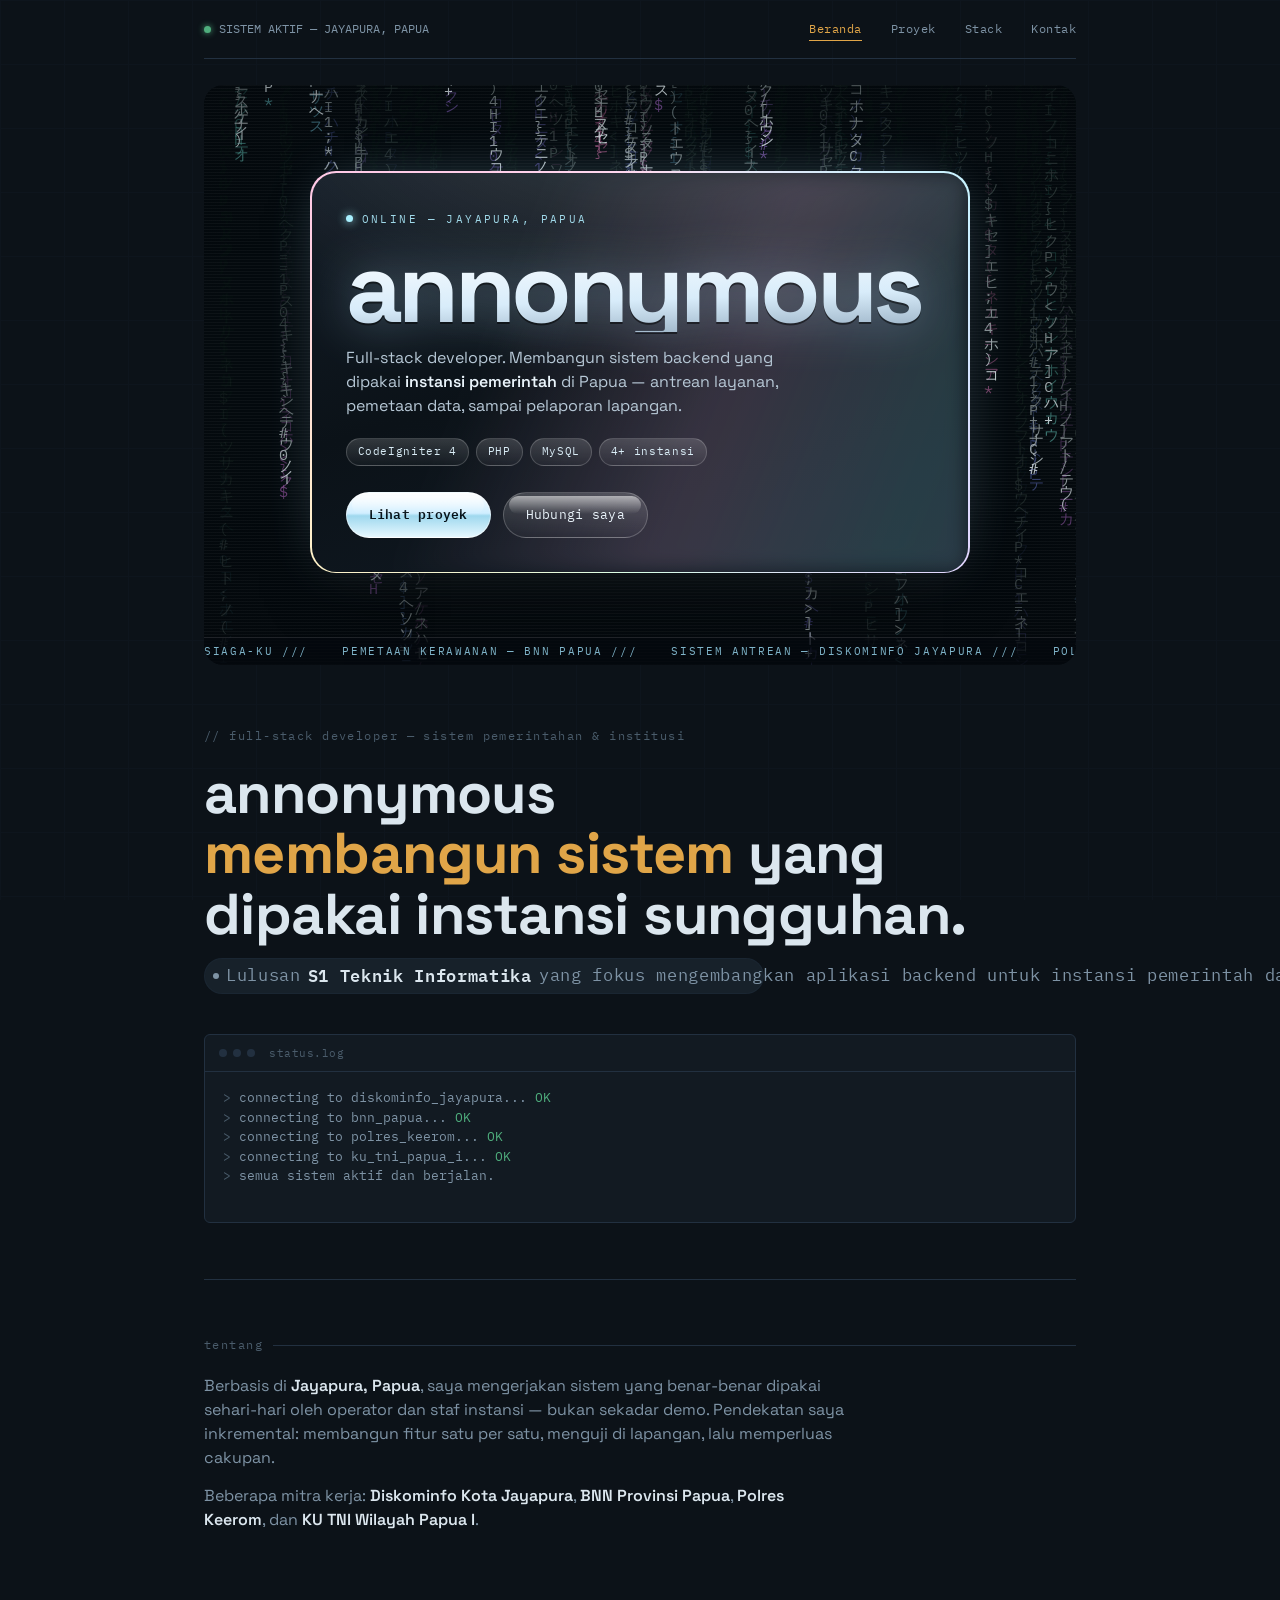
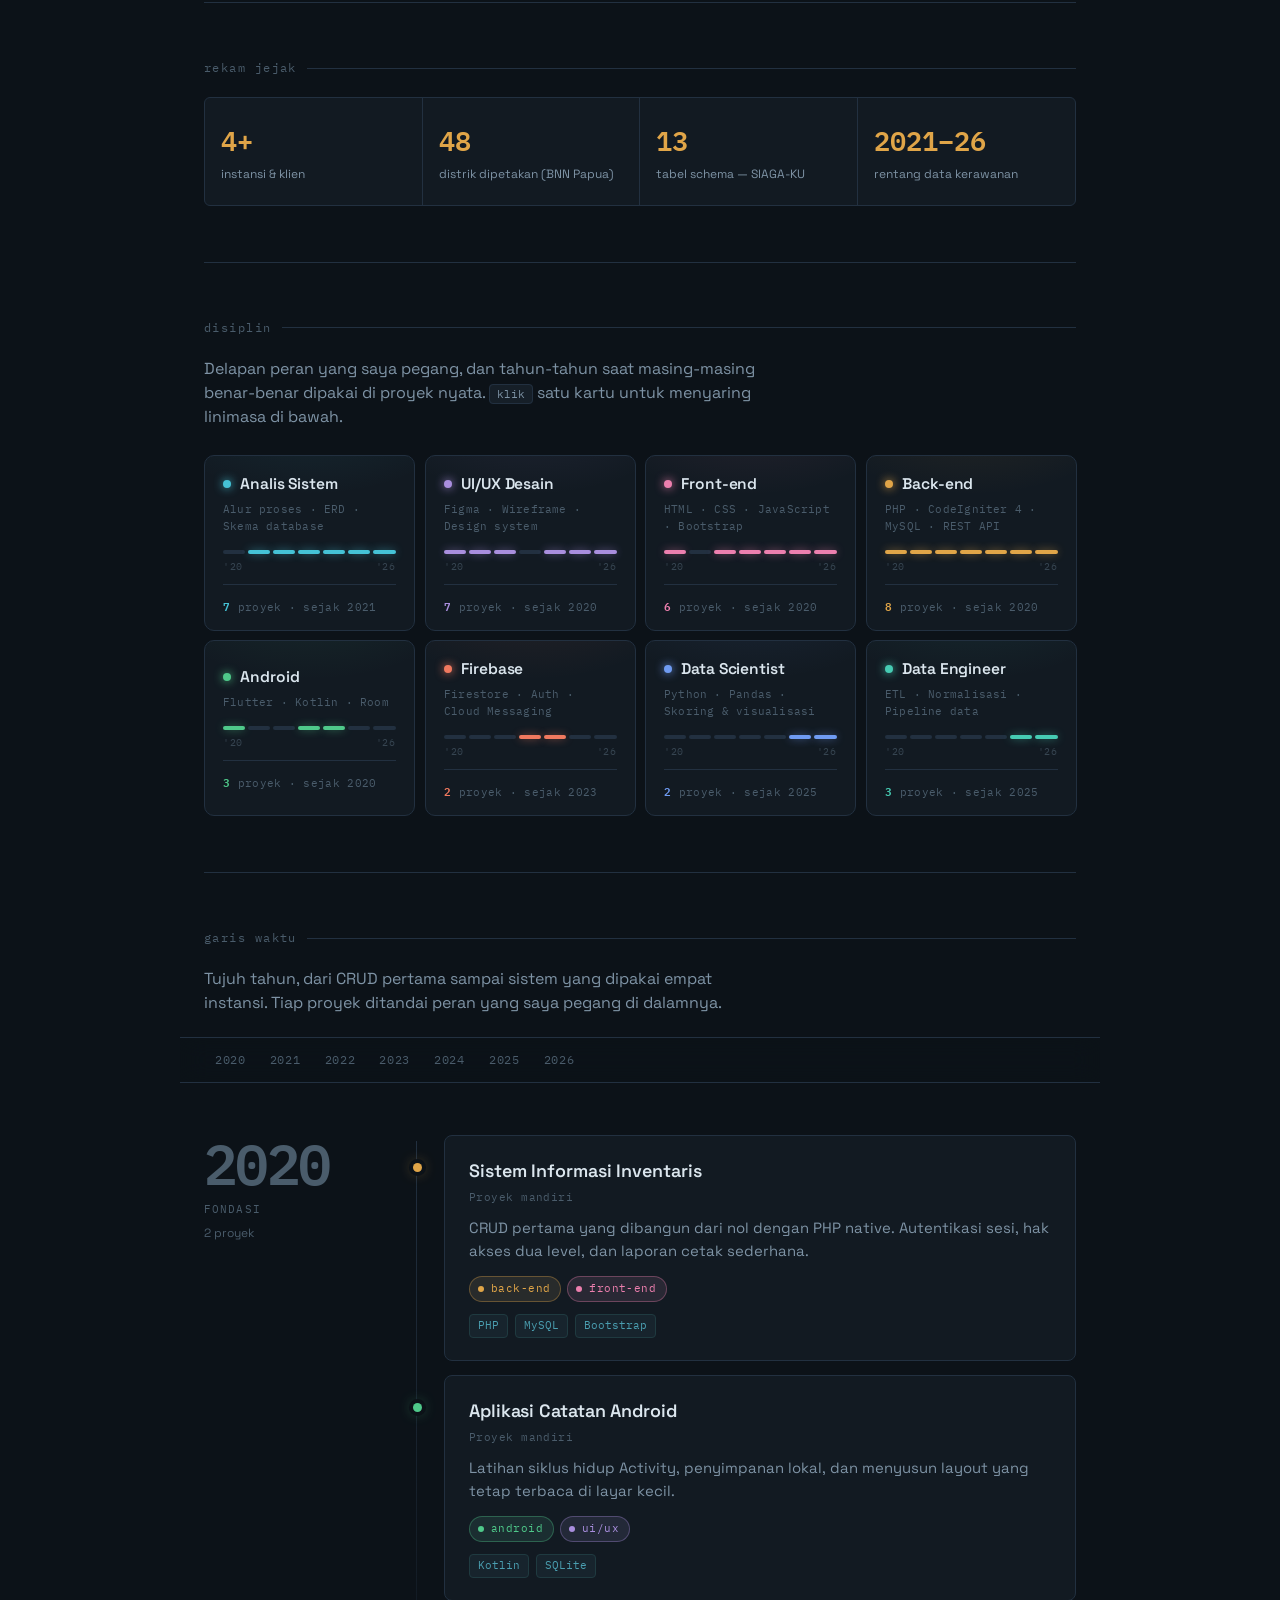
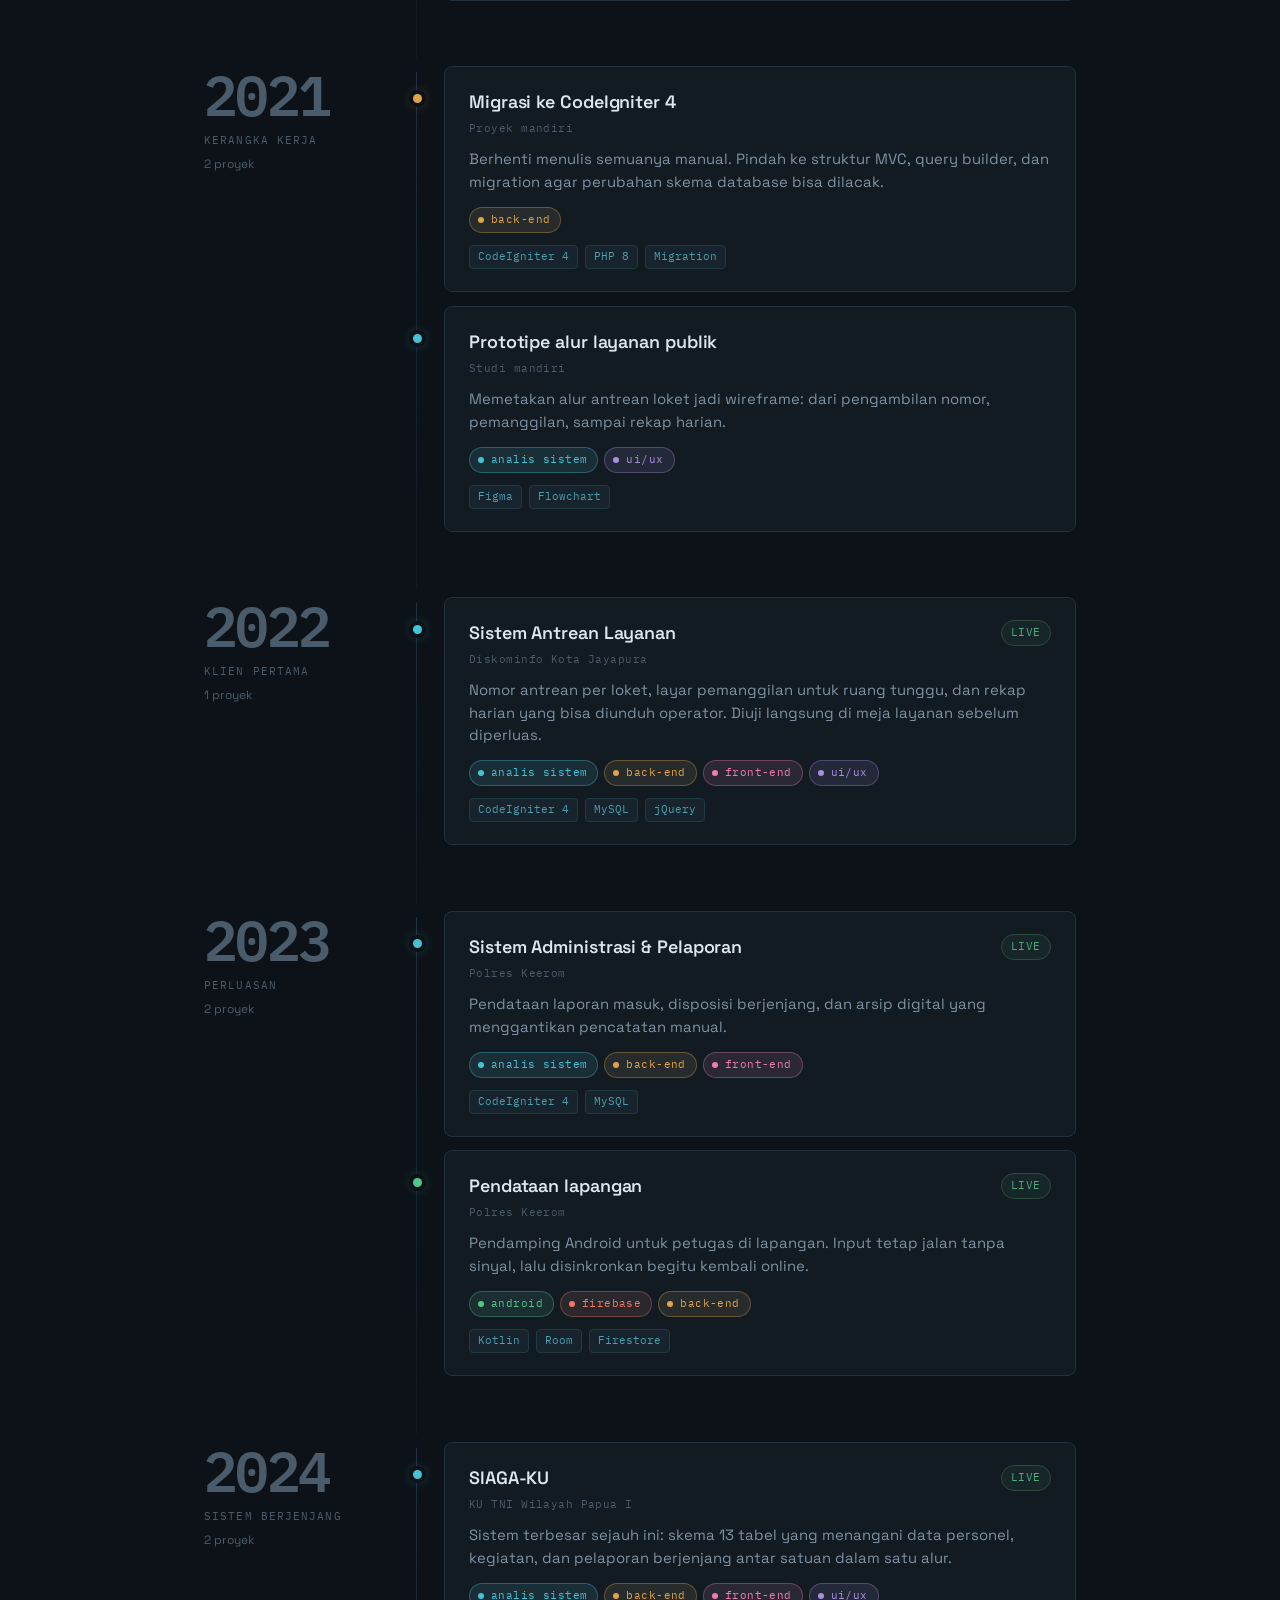
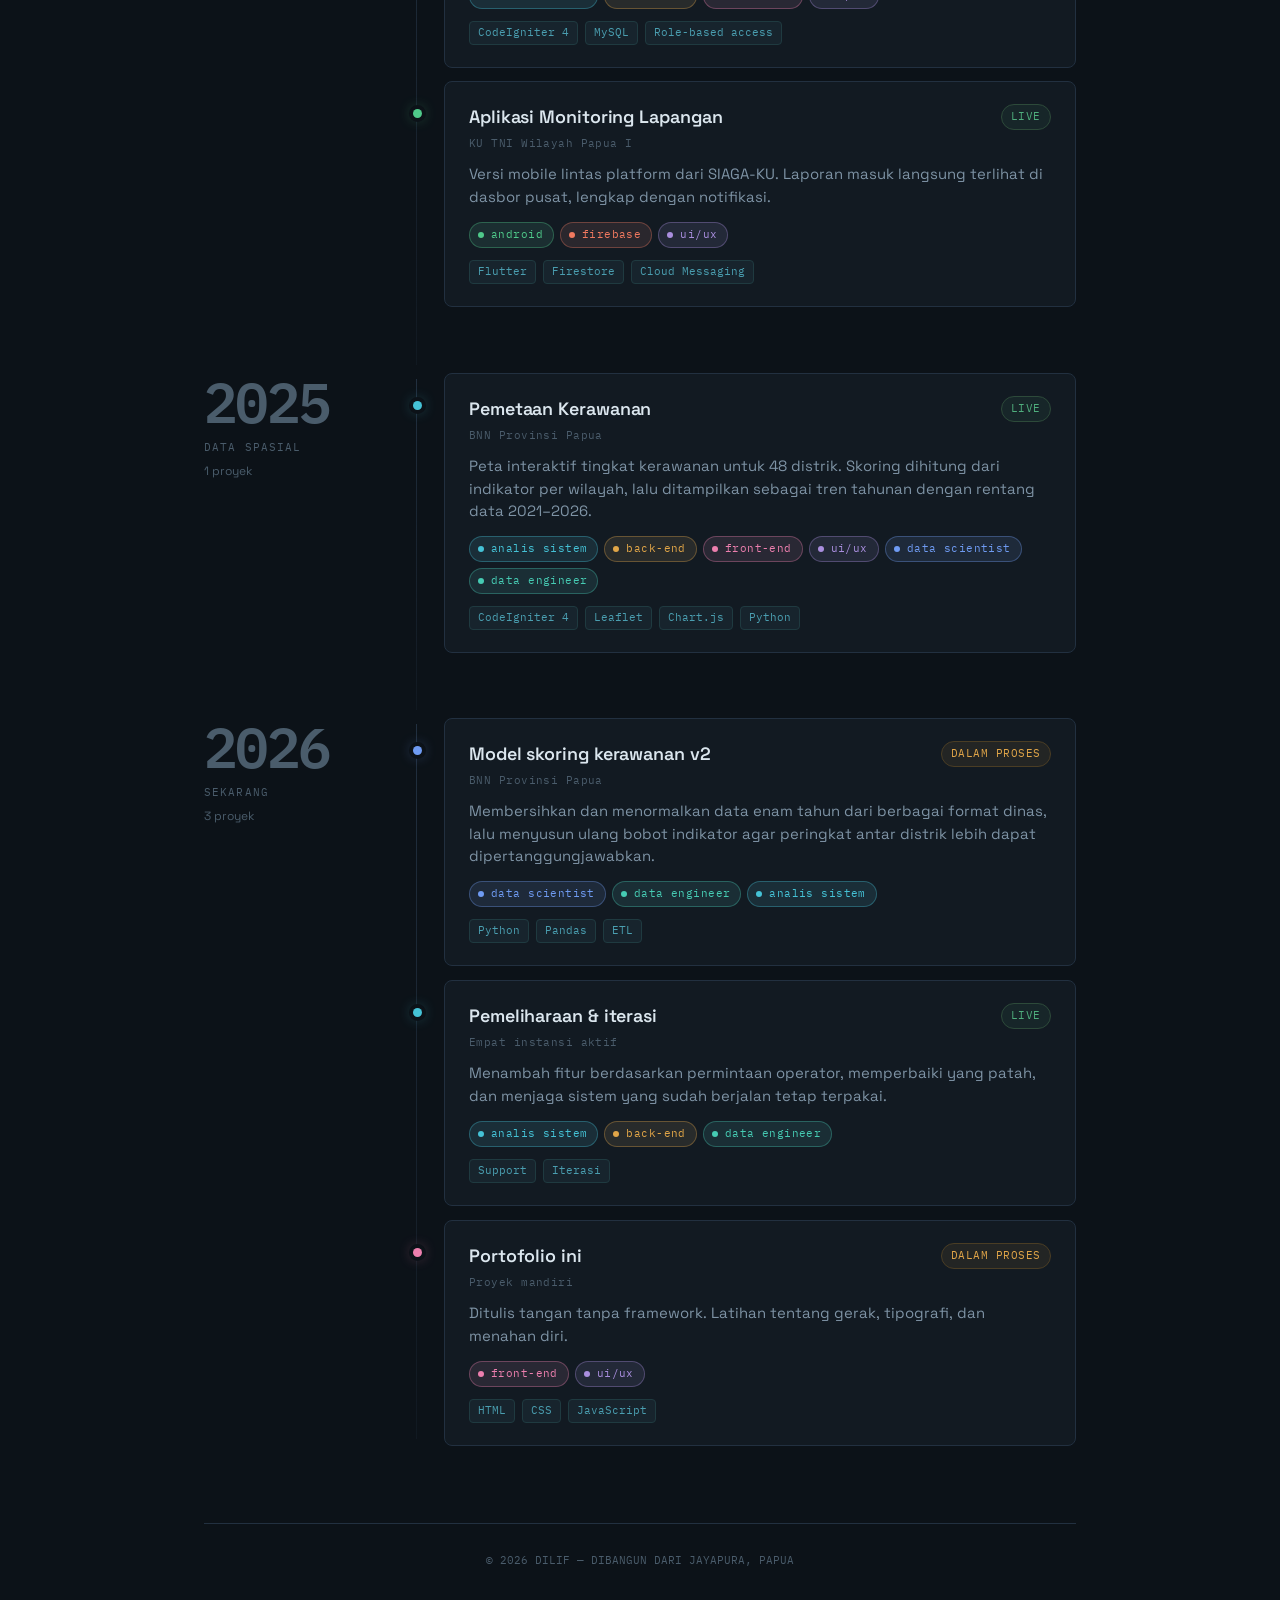
<file: index.html>
<!doctype html>
<html lang="id">
  <head>
    <meta charset="UTF-8" />
    <meta name="viewport" content="width=device-width, initial-scale=1.0" />
    <title>Dilif — Full-Stack Developer</title>
    <link rel="stylesheet" href="style.css" />
  </head>
  <body>
    <div class="wrap">
      <div class="topbar">
        <div><span class="dot"></span>SISTEM AKTIF — JAYAPURA, PAPUA</div>
        <nav>
          <a href="index.html" class="active">Beranda</a>
          <a href="proyek.html">Proyek</a>
          <a href="stack.html">Stack</a>
          <a href="kontak.html">Kontak</a>
        </nav>
      </div>

      <!-- ===== JUMBOTRON Y2K ===== -->
      <section class="y2k" id="jumbotron">
        <canvas class="y2k-rain" id="y2kRain" aria-hidden="true"></canvas>
        <div class="y2k-veil" aria-hidden="true"></div>

        <div class="y2k-stage">
          <div class="y2k-card" id="y2kCard">
            <div class="y2k-body">
              <div class="y2k-sheen" aria-hidden="true"></div>
              <div class="y2k-gloss" aria-hidden="true"></div>

              <div class="y2k-inner">
                <div class="y2k-eyebrow">
                  <span class="orb"></span>online — jayapura, papua
                </div>

                <div class="y2k-chrome">annonymous</div>

                <p class="y2k-sub">
                  Full-stack developer. Membangun sistem backend yang dipakai
                  <b>instansi pemerintah</b> di Papua — antrean layanan,
                  pemetaan data, sampai pelaporan lapangan.
                </p>

                <div class="y2k-chips">
                  <span class="y2k-chip">CodeIgniter 4</span>
                  <span class="y2k-chip">PHP</span>
                  <span class="y2k-chip">MySQL</span>
                  <span class="y2k-chip">4+ instansi</span>
                </div>

                <div class="y2k-cta">
                  <a class="y2k-btn solid" href="proyek.html">Lihat proyek</a>
                  <a class="y2k-btn" href="kontak.html">Hubungi saya</a>
                </div>
              </div>
            </div>
          </div>
        </div>

        <div class="y2k-ticker" aria-hidden="true">
          <div class="y2k-ticker-track" id="y2kTicker"></div>
        </div>
      </section>

      <section class="hero" style="border-top: none; padding-top: 56px">
        <div class="eyebrow">
          // full-stack developer — sistem pemerintahan &amp; institusi
        </div>
        <h1>
          annonymous<br /><span>membangun sistem</span> yang dipakai instansi
          sungguhan.
        </h1>
        <p class="role">
          Lulusan <b>S1 Teknik Informatika</b> yang fokus mengembangkan aplikasi
          backend untuk instansi pemerintah dan institusi di Papua — dari sistem
          antrean hingga pemetaan berbasis data, dibangun dengan
          <b>CodeIgniter 4</b> dan PHP.
        </p>

        <div class="console">
          <div class="console-head">
            <div class="lights"><span></span><span></span><span></span></div>
            status.log
          </div>
          <div class="console-body" id="consoleBody"></div>
        </div>
      </section>

      <section id="about" class="about">
        <div class="section-label">tentang</div>
        <p>
          Berbasis di <strong>Jayapura, Papua</strong>, saya mengerjakan sistem
          yang benar-benar dipakai sehari-hari oleh operator dan staf instansi —
          bukan sekadar demo. Pendekatan saya inkremental: membangun fitur satu
          per satu, menguji di lapangan, lalu memperluas cakupan.
        </p>
        <p>
          Beberapa mitra kerja: <strong>Diskominfo Kota Jayapura</strong>,
          <strong>BNN Provinsi Papua</strong>, <strong>Polres Keerom</strong>,
          dan <strong>KU TNI Wilayah Papua I</strong>.
        </p>
      </section>

      <section class="stats-section">
        <div class="section-label">rekam jejak</div>
        <div class="stats">
          <div class="stat">
            <div class="num">4+</div>
            <div class="label">instansi &amp; klien</div>
          </div>
          <div class="stat">
            <div class="num">48</div>
            <div class="label">distrik dipetakan (BNN Papua)</div>
          </div>
          <div class="stat">
            <div class="num">13</div>
            <div class="label">tabel schema — SIAGA-KU</div>
          </div>
          <div class="stat">
            <div class="num">2021–26</div>
            <div class="label">rentang data kerawanan</div>
          </div>
        </div>
      </section>

      <!-- ===== DISIPLIN ===== -->
      <section class="disc" id="disiplin">
        <div class="section-label">disiplin</div>
        <p class="disc-lead">
          Delapan peran yang saya pegang, dan tahun-tahun saat masing-masing
          benar-benar dipakai di proyek nyata.
          <kbd>klik</kbd> satu kartu untuk menyaring linimasa di bawah.
        </p>

        <div class="disc-grid" id="discGrid">
          <button
            type="button"
            class="disc-card reveal"
            data-role="analis"
            aria-pressed="false"
          >
            <span class="disc-name">Analis Sistem</span>
            <span class="disc-stack">Alur proses · ERD · Skema database</span>
            <span class="disc-track" aria-hidden="true"></span>
            <span class="disc-scale" aria-hidden="true"
              ><span>'20</span><span>'26</span></span
            >
            <span class="disc-meta">—</span>
          </button>
          <button
            type="button"
            class="disc-card reveal"
            data-role="uiux"
            aria-pressed="false"
          >
            <span class="disc-name">UI/UX Desain</span>
            <span class="disc-stack">Figma · Wireframe · Design system</span>
            <span class="disc-track" aria-hidden="true"></span>
            <span class="disc-scale" aria-hidden="true"
              ><span>'20</span><span>'26</span></span
            >
            <span class="disc-meta">—</span>
          </button>
          <button
            type="button"
            class="disc-card reveal"
            data-role="frontend"
            aria-pressed="false"
          >
            <span class="disc-name">Front-end</span>
            <span class="disc-stack">HTML · CSS · JavaScript · Bootstrap</span>
            <span class="disc-track" aria-hidden="true"></span>
            <span class="disc-scale" aria-hidden="true"
              ><span>'20</span><span>'26</span></span
            >
            <span class="disc-meta">—</span>
          </button>
          <button
            type="button"
            class="disc-card reveal"
            data-role="backend"
            aria-pressed="false"
          >
            <span class="disc-name">Back-end</span>
            <span class="disc-stack"
              >PHP · CodeIgniter 4 · MySQL · REST API</span
            >
            <span class="disc-track" aria-hidden="true"></span>
            <span class="disc-scale" aria-hidden="true"
              ><span>'20</span><span>'26</span></span
            >
            <span class="disc-meta">—</span>
          </button>
          <button
            type="button"
            class="disc-card reveal"
            data-role="android"
            aria-pressed="false"
          >
            <span class="disc-name">Android</span>
            <span class="disc-stack">Flutter · Kotlin · Room</span>
            <span class="disc-track" aria-hidden="true"></span>
            <span class="disc-scale" aria-hidden="true"
              ><span>'20</span><span>'26</span></span
            >
            <span class="disc-meta">—</span>
          </button>
          <button
            type="button"
            class="disc-card reveal"
            data-role="firebase"
            aria-pressed="false"
          >
            <span class="disc-name">Firebase</span>
            <span class="disc-stack">Firestore · Auth · Cloud Messaging</span>
            <span class="disc-track" aria-hidden="true"></span>
            <span class="disc-scale" aria-hidden="true"
              ><span>'20</span><span>'26</span></span
            >
            <span class="disc-meta">—</span>
          </button>
          <button
            type="button"
            class="disc-card reveal"
            data-role="datasci"
            aria-pressed="false"
          >
            <span class="disc-name">Data Scientist</span>
            <span class="disc-stack"
              >Python · Pandas · Skoring & visualisasi</span
            >
            <span class="disc-track" aria-hidden="true"></span>
            <span class="disc-scale" aria-hidden="true"
              ><span>'20</span><span>'26</span></span
            >
            <span class="disc-meta">—</span>
          </button>
          <button
            type="button"
            class="disc-card reveal"
            data-role="dataeng"
            aria-pressed="false"
          >
            <span class="disc-name">Data Engineer</span>
            <span class="disc-stack">ETL · Normalisasi · Pipeline data</span>
            <span class="disc-track" aria-hidden="true"></span>
            <span class="disc-scale" aria-hidden="true"
              ><span>'20</span><span>'26</span></span
            >
            <span class="disc-meta">—</span>
          </button>
        </div>

        <button type="button" class="disc-clear" id="discClear" hidden>
          Tampilkan semua proyek
        </button>
      </section>

      <!-- ===== LINIMASA 2020–2026 ===== -->
      <section class="tl" id="linimasa">
        <div class="section-label">garis waktu</div>
        <p class="tl-lead">
          Tujuh tahun, dari CRUD pertama sampai sistem yang dipakai empat
          instansi. Tiap proyek ditandai peran yang saya pegang di dalamnya.
        </p>

        <div class="tl-strip" id="tlStrip">
          <span class="tl-strip-fill" id="tlFill" aria-hidden="true"></span>
          <a href="#y2020">2020</a>
          <a href="#y2021">2021</a>
          <a href="#y2022">2022</a>
          <a href="#y2023">2023</a>
          <a href="#y2024">2024</a>
          <a href="#y2025">2025</a>
          <a href="#y2026">2026</a>
        </div>

        <!-- ---- 2020 ---- -->
        <article class="tl-year" id="y2020" data-year="2020">
          <div class="tl-year-col">
            <div class="tl-year-sticky reveal">
              <div class="tl-num">2020</div>
              <div class="tl-year-tag">fondasi</div>
              <div class="tl-year-count">2 proyek</div>
            </div>
          </div>
          <div class="tl-items">
            <div
              class="tl-item reveal"
              style="--i: 0; --accent: var(--rc-backend)"
              data-roles="backend frontend"
            >
              <div class="tl-item-head">
                <h3>Sistem Informasi Inventaris</h3>
              </div>
              <div class="client">Proyek mandiri</div>
              <p class="desc">
                CRUD pertama yang dibangun dari nol dengan PHP native.
                Autentikasi sesi, hak akses dua level, dan laporan cetak
                sederhana.
              </p>
              <div class="tl-roles">
                <span class="role backend">back-end</span>
                <span class="role frontend">front-end</span>
              </div>
              <div class="tags">
                <span class="tag">PHP</span>
                <span class="tag">MySQL</span>
                <span class="tag">Bootstrap</span>
              </div>
            </div>
            <div
              class="tl-item reveal"
              style="--i: 1; --accent: var(--rc-android)"
              data-roles="android uiux"
            >
              <div class="tl-item-head">
                <h3>Aplikasi Catatan Android</h3>
              </div>
              <div class="client">Proyek mandiri</div>
              <p class="desc">
                Latihan siklus hidup Activity, penyimpanan lokal, dan menyusun
                layout yang tetap terbaca di layar kecil.
              </p>
              <div class="tl-roles">
                <span class="role android">android</span>
                <span class="role uiux">ui/ux</span>
              </div>
              <div class="tags">
                <span class="tag">Kotlin</span>
                <span class="tag">SQLite</span>
              </div>
            </div>
          </div>
        </article>

        <!-- ---- 2021 ---- -->
        <article class="tl-year" id="y2021" data-year="2021">
          <div class="tl-year-col">
            <div class="tl-year-sticky reveal">
              <div class="tl-num">2021</div>
              <div class="tl-year-tag">kerangka kerja</div>
              <div class="tl-year-count">2 proyek</div>
            </div>
          </div>
          <div class="tl-items">
            <div
              class="tl-item reveal"
              style="--i: 0; --accent: var(--rc-backend)"
              data-roles="backend"
            >
              <div class="tl-item-head">
                <h3>Migrasi ke CodeIgniter 4</h3>
              </div>
              <div class="client">Proyek mandiri</div>
              <p class="desc">
                Berhenti menulis semuanya manual. Pindah ke struktur MVC, query
                builder, dan migration agar perubahan skema database bisa
                dilacak.
              </p>
              <div class="tl-roles">
                <span class="role backend">back-end</span>
              </div>
              <div class="tags">
                <span class="tag">CodeIgniter 4</span>
                <span class="tag">PHP 8</span>
                <span class="tag">Migration</span>
              </div>
            </div>
            <div
              class="tl-item reveal"
              style="--i: 1; --accent: var(--rc-analis)"
              data-roles="analis uiux"
            >
              <div class="tl-item-head">
                <h3>Prototipe alur layanan publik</h3>
              </div>
              <div class="client">Studi mandiri</div>
              <p class="desc">
                Memetakan alur antrean loket jadi wireframe: dari pengambilan
                nomor, pemanggilan, sampai rekap harian.
              </p>
              <div class="tl-roles">
                <span class="role analis">analis sistem</span>
                <span class="role uiux">ui/ux</span>
              </div>
              <div class="tags">
                <span class="tag">Figma</span>
                <span class="tag">Flowchart</span>
              </div>
            </div>
          </div>
        </article>

        <!-- ---- 2022 ---- -->
        <article class="tl-year" id="y2022" data-year="2022">
          <div class="tl-year-col">
            <div class="tl-year-sticky reveal">
              <div class="tl-num">2022</div>
              <div class="tl-year-tag">klien pertama</div>
              <div class="tl-year-count">1 proyek</div>
            </div>
          </div>
          <div class="tl-items">
            <div
              class="tl-item reveal"
              style="--i: 0; --accent: var(--rc-analis)"
              data-roles="analis backend frontend uiux"
            >
              <div class="tl-item-head">
                <h3>Sistem Antrean Layanan</h3>
                <span class="badge live">LIVE</span>
              </div>
              <div class="client">Diskominfo Kota Jayapura</div>
              <p class="desc">
                Nomor antrean per loket, layar pemanggilan untuk ruang tunggu,
                dan rekap harian yang bisa diunduh operator. Diuji langsung di
                meja layanan sebelum diperluas.
              </p>
              <div class="tl-roles">
                <span class="role analis">analis sistem</span>
                <span class="role backend">back-end</span>
                <span class="role frontend">front-end</span>
                <span class="role uiux">ui/ux</span>
              </div>
              <div class="tags">
                <span class="tag">CodeIgniter 4</span>
                <span class="tag">MySQL</span>
                <span class="tag">jQuery</span>
              </div>
            </div>
          </div>
        </article>

        <!-- ---- 2023 ---- -->
        <article class="tl-year" id="y2023" data-year="2023">
          <div class="tl-year-col">
            <div class="tl-year-sticky reveal">
              <div class="tl-num">2023</div>
              <div class="tl-year-tag">perluasan</div>
              <div class="tl-year-count">2 proyek</div>
            </div>
          </div>
          <div class="tl-items">
            <div
              class="tl-item reveal"
              style="--i: 0; --accent: var(--rc-analis)"
              data-roles="analis backend frontend"
            >
              <div class="tl-item-head">
                <h3>Sistem Administrasi &amp; Pelaporan</h3>
                <span class="badge live">LIVE</span>
              </div>
              <div class="client">Polres Keerom</div>
              <p class="desc">
                Pendataan laporan masuk, disposisi berjenjang, dan arsip digital
                yang menggantikan pencatatan manual.
              </p>
              <div class="tl-roles">
                <span class="role analis">analis sistem</span>
                <span class="role backend">back-end</span>
                <span class="role frontend">front-end</span>
              </div>
              <div class="tags">
                <span class="tag">CodeIgniter 4</span>
                <span class="tag">MySQL</span>
              </div>
            </div>
            <div
              class="tl-item reveal"
              style="--i: 1; --accent: var(--rc-android)"
              data-roles="android firebase backend"
            >
              <div class="tl-item-head">
                <h3>Pendataan lapangan</h3>
                <span class="badge live">LIVE</span>
              </div>
              <div class="client">Polres Keerom</div>
              <p class="desc">
                Pendamping Android untuk petugas di lapangan. Input tetap jalan
                tanpa sinyal, lalu disinkronkan begitu kembali online.
              </p>
              <div class="tl-roles">
                <span class="role android">android</span>
                <span class="role firebase">firebase</span>
                <span class="role backend">back-end</span>
              </div>
              <div class="tags">
                <span class="tag">Kotlin</span>
                <span class="tag">Room</span>
                <span class="tag">Firestore</span>
              </div>
            </div>
          </div>
        </article>

        <!-- ---- 2024 ---- -->
        <article class="tl-year" id="y2024" data-year="2024">
          <div class="tl-year-col">
            <div class="tl-year-sticky reveal">
              <div class="tl-num">2024</div>
              <div class="tl-year-tag">sistem berjenjang</div>
              <div class="tl-year-count">2 proyek</div>
            </div>
          </div>
          <div class="tl-items">
            <div
              class="tl-item reveal"
              style="--i: 0; --accent: var(--rc-analis)"
              data-roles="analis backend frontend uiux"
            >
              <div class="tl-item-head">
                <h3>SIAGA-KU</h3>
                <span class="badge live">LIVE</span>
              </div>
              <div class="client">KU TNI Wilayah Papua I</div>
              <p class="desc">
                Sistem terbesar sejauh ini: skema 13 tabel yang menangani data
                personel, kegiatan, dan pelaporan berjenjang antar satuan dalam
                satu alur.
              </p>
              <div class="tl-roles">
                <span class="role analis">analis sistem</span>
                <span class="role backend">back-end</span>
                <span class="role frontend">front-end</span>
                <span class="role uiux">ui/ux</span>
              </div>
              <div class="tags">
                <span class="tag">CodeIgniter 4</span>
                <span class="tag">MySQL</span>
                <span class="tag">Role-based access</span>
              </div>
            </div>
            <div
              class="tl-item reveal"
              style="--i: 1; --accent: var(--rc-android)"
              data-roles="android firebase uiux"
            >
              <div class="tl-item-head">
                <h3>Aplikasi Monitoring Lapangan</h3>
                <span class="badge live">LIVE</span>
              </div>
              <div class="client">KU TNI Wilayah Papua I</div>
              <p class="desc">
                Versi mobile lintas platform dari SIAGA-KU. Laporan masuk
                langsung terlihat di dasbor pusat, lengkap dengan notifikasi.
              </p>
              <div class="tl-roles">
                <span class="role android">android</span>
                <span class="role firebase">firebase</span>
                <span class="role uiux">ui/ux</span>
              </div>
              <div class="tags">
                <span class="tag">Flutter</span>
                <span class="tag">Firestore</span>
                <span class="tag">Cloud Messaging</span>
              </div>
            </div>
          </div>
        </article>

        <!-- ---- 2025 ---- -->
        <article class="tl-year" id="y2025" data-year="2025">
          <div class="tl-year-col">
            <div class="tl-year-sticky reveal">
              <div class="tl-num">2025</div>
              <div class="tl-year-tag">data spasial</div>
              <div class="tl-year-count">1 proyek</div>
            </div>
          </div>
          <div class="tl-items">
            <div
              class="tl-item reveal"
              style="--i: 0; --accent: var(--rc-analis)"
              data-roles="analis backend frontend uiux datasci dataeng"
            >
              <div class="tl-item-head">
                <h3>Pemetaan Kerawanan</h3>
                <span class="badge live">LIVE</span>
              </div>
              <div class="client">BNN Provinsi Papua</div>
              <p class="desc">
                Peta interaktif tingkat kerawanan untuk 48 distrik. Skoring
                dihitung dari indikator per wilayah, lalu ditampilkan sebagai
                tren tahunan dengan rentang data 2021–2026.
              </p>
              <div class="tl-roles">
                <span class="role analis">analis sistem</span>
                <span class="role backend">back-end</span>
                <span class="role frontend">front-end</span>
                <span class="role uiux">ui/ux</span>
                <span class="role datasci">data scientist</span>
                <span class="role dataeng">data engineer</span>
              </div>
              <div class="tags">
                <span class="tag">CodeIgniter 4</span>
                <span class="tag">Leaflet</span>
                <span class="tag">Chart.js</span>
                <span class="tag">Python</span>
              </div>
            </div>
          </div>
        </article>

        <!-- ---- 2026 ---- -->
        <article class="tl-year" id="y2026" data-year="2026">
          <div class="tl-year-col">
            <div class="tl-year-sticky reveal">
              <div class="tl-num">2026</div>
              <div class="tl-year-tag">sekarang</div>
              <div class="tl-year-count">3 proyek</div>
            </div>
          </div>
          <div class="tl-items">
            <div
              class="tl-item reveal"
              style="--i: 0; --accent: var(--rc-datasci)"
              data-roles="datasci dataeng analis"
            >
              <div class="tl-item-head">
                <h3>Model skoring kerawanan v2</h3>
                <span class="badge dev">DALAM PROSES</span>
              </div>
              <div class="client">BNN Provinsi Papua</div>
              <p class="desc">
                Membersihkan dan menormalkan data enam tahun dari berbagai
                format dinas, lalu menyusun ulang bobot indikator agar peringkat
                antar distrik lebih dapat dipertanggungjawabkan.
              </p>
              <div class="tl-roles">
                <span class="role datasci">data scientist</span>
                <span class="role dataeng">data engineer</span>
                <span class="role analis">analis sistem</span>
              </div>
              <div class="tags">
                <span class="tag">Python</span>
                <span class="tag">Pandas</span>
                <span class="tag">ETL</span>
              </div>
            </div>
            <div
              class="tl-item reveal"
              style="--i: 1; --accent: var(--rc-analis)"
              data-roles="analis backend dataeng"
            >
              <div class="tl-item-head">
                <h3>Pemeliharaan &amp; iterasi</h3>
                <span class="badge live">LIVE</span>
              </div>
              <div class="client">Empat instansi aktif</div>
              <p class="desc">
                Menambah fitur berdasarkan permintaan operator, memperbaiki yang
                patah, dan menjaga sistem yang sudah berjalan tetap terpakai.
              </p>
              <div class="tl-roles">
                <span class="role analis">analis sistem</span>
                <span class="role backend">back-end</span>
                <span class="role dataeng">data engineer</span>
              </div>
              <div class="tags">
                <span class="tag">Support</span>
                <span class="tag">Iterasi</span>
              </div>
            </div>
            <div
              class="tl-item reveal"
              style="--i: 2; --accent: var(--rc-frontend)"
              data-roles="frontend uiux"
            >
              <div class="tl-item-head">
                <h3>Portofolio ini</h3>
                <span class="badge dev">DALAM PROSES</span>
              </div>
              <div class="client">Proyek mandiri</div>
              <p class="desc">
                Ditulis tangan tanpa framework. Latihan tentang gerak,
                tipografi, dan menahan diri.
              </p>
              <div class="tl-roles">
                <span class="role frontend">front-end</span>
                <span class="role uiux">ui/ux</span>
              </div>
              <div class="tags">
                <span class="tag">HTML</span>
                <span class="tag">CSS</span>
                <span class="tag">JavaScript</span>
              </div>
            </div>
          </div>
        </article>
      </section>

      <footer>© 2026 DILIF — DIBANGUN DARI JAYAPURA, PAPUA</footer>
    </div>

    <script>
      const lines = [
        { text: "connecting to diskominfo_jayapura... ", ok: "OK" },
        { text: "connecting to bnn_papua... ", ok: "OK" },
        { text: "connecting to polres_keerom... ", ok: "OK" },
        { text: "connecting to ku_tni_papua_i... ", ok: "OK" },
        { text: "", ok: "", plain: "semua sistem aktif dan berjalan." },
      ];

      const body = document.getElementById("consoleBody");
      const prefersReduced = window.matchMedia(
        "(prefers-reduced-motion: reduce)",
      ).matches;

      lines.forEach((l, i) => {
        const div = document.createElement("div");
        div.className = "console-line";
        if (l.plain) {
          div.innerHTML = '<span class="prompt">&gt; </span>' + l.plain;
        } else {
          div.innerHTML =
            '<span class="prompt">&gt; </span>' +
            l.text +
            '<span class="ok">' +
            l.ok +
            "</span>";
        }
        div.style.animationDelay = prefersReduced ? "0s" : i * 0.35 + "s";
        body.appendChild(div);
      });
    </script>

    <script>
      /* ---------- jumbotron Y2K ---------- */
      (function () {
        const reduced = window.matchMedia(
          "(prefers-reduced-motion: reduce)",
        ).matches;

        /* teks berjalan */
        const ticker = document.getElementById("y2kTicker");
        if (ticker) {
          const items = [
            "SIAGA-KU",
            "PEMETAAN KERAWANAN — BNN PAPUA",
            "SISTEM ANTREAN — DISKOMINFO JAYAPURA",
            "POLRES KEEROM",
            "KU TNI WILAYAH PAPUA I",
            "48 DISTRIK TERPETAKAN",
            "STATUS: SEMUA SISTEM AKTIF",
          ];
          const row = items.map((t) => "<span>" + t + " ///</span>").join("");
          ticker.innerHTML = row + row; // digandakan agar loop mulus
        }

        /* kartu memantulkan cahaya mengikuti kursor */
        const card = document.getElementById("y2kCard");
        if (card && !reduced && window.matchMedia("(pointer: fine)").matches) {
          const MAX = 7; // derajat kemiringan maksimum
          card.addEventListener("pointermove", (e) => {
            const r = card.getBoundingClientRect();
            const x = (e.clientX - r.left) / r.width;
            const y = (e.clientY - r.top) / r.height;
            card.style.setProperty("--mx", x.toFixed(3));
            card.style.setProperty("--my", y.toFixed(3));
            card.style.setProperty(
              "--ry",
              ((x - 0.5) * MAX * 2).toFixed(2) + "deg",
            );
            card.style.setProperty(
              "--rx",
              ((0.5 - y) * MAX * 2).toFixed(2) + "deg",
            );
          });
          card.addEventListener("pointerleave", () => {
            card.style.setProperty("--rx", "0deg");
            card.style.setProperty("--ry", "0deg");
            card.style.setProperty("--mx", "0.5");
            card.style.setProperty("--my", "0.35");
          });
        }

        /* hujan kode vertikal */
        const canvas = document.getElementById("y2kRain");
        if (!canvas || !canvas.getContext) return;
        const ctx = canvas.getContext("2d");

        const GLYPHS =
          "01<>{}[]();$=+*/#アイウエオカキクケコサシスセソタチツテトナニヌネノハヒフヘホPHPCI4";
        const FONT = 15;
        let cols = 0,
          drops = [],
          hues = [],
          speeds = [],
          w = 0,
          h = 0,
          raf = null;

        function setup() {
          const dpr = Math.min(window.devicePixelRatio || 1, 2);
          const r = canvas.getBoundingClientRect();
          w = Math.max(r.width, 1);
          h = Math.max(r.height, 1);
          canvas.width = Math.floor(w * dpr);
          canvas.height = Math.floor(h * dpr);
          ctx.setTransform(dpr, 0, 0, dpr, 0, 0);
          ctx.font = FONT + "px 'IBM Plex Mono', monospace";
          ctx.textBaseline = "top";

          cols = Math.ceil(w / FONT);
          drops = [];
          hues = [];
          speeds = [];
          for (let i = 0; i < cols; i++) {
            drops[i] = Math.random() * -60;
            hues[i] = 165 + Math.random() * 165; // aqua -> lavender -> pink
            speeds[i] = 0.4 + Math.random() * 0.75;
          }
          ctx.fillStyle = "#060a0f";
          ctx.fillRect(0, 0, w, h);
        }

        function glyph() {
          return GLYPHS.charAt(Math.floor(Math.random() * GLYPHS.length));
        }

        function frame() {
          // jejak memudar
          ctx.fillStyle = "rgba(6,10,15,0.10)";
          ctx.fillRect(0, 0, w, h);

          for (let i = 0; i < cols; i++) {
            const x = i * FONT;
            const y = drops[i] * FONT;

            if (y > 0 && y < h) {
              // ekor berwarna mutiara
              ctx.fillStyle = "hsla(" + hues[i] + ", 85%, 72%, 0.55)";
              ctx.fillText(glyph(), x, y);
              // kepala menyala putih
              ctx.fillStyle = "rgba(240,252,255,0.95)";
              ctx.fillText(glyph(), x, y - FONT);
            }

            drops[i] += speeds[i];
            if (y > h && Math.random() > 0.975) {
              drops[i] = Math.random() * -30;
              hues[i] = 165 + Math.random() * 165;
              speeds[i] = 0.4 + Math.random() * 0.75;
            }
          }
          raf = requestAnimationFrame(frame);
        }

        function staticFrame() {
          ctx.fillStyle = "#060a0f";
          ctx.fillRect(0, 0, w, h);
          for (let i = 0; i < cols; i++) {
            for (let j = 0; j < Math.floor(h / FONT); j++) {
              if (Math.random() > 0.86) {
                ctx.fillStyle = "hsla(" + hues[i] + ", 80%, 70%, 0.22)";
                ctx.fillText(glyph(), i * FONT, j * FONT);
              }
            }
          }
        }

        function start() {
          if (reduced) return staticFrame();
          if (raf === null) raf = requestAnimationFrame(frame);
        }
        function stop() {
          if (raf !== null) {
            cancelAnimationFrame(raf);
            raf = null;
          }
        }

        setup();
        start();

        let t;
        window.addEventListener("resize", () => {
          clearTimeout(t);
          t = setTimeout(() => {
            stop();
            setup();
            start();
          }, 180);
        });

        // hemat daya: berhenti saat tak terlihat
        document.addEventListener("visibilitychange", () =>
          document.hidden ? stop() : start(),
        );
        if ("IntersectionObserver" in window) {
          new IntersectionObserver(
            (entries) => (entries[0].isIntersecting ? start() : stop()),
            { threshold: 0 },
          ).observe(canvas);
        }
      })();
    </script>

    <script>
      /* ---------- disiplin + linimasa ---------- */
      (function () {
        const tl = document.getElementById("linimasa");
        const disc = document.getElementById("disiplin");
        if (!tl) return;

        const reduced = window.matchMedia(
          "(prefers-reduced-motion: reduce)",
        ).matches;
        const hasIO = "IntersectionObserver" in window;
        const items = Array.from(tl.querySelectorAll(".tl-item"));
        const yearBlocks = Array.from(tl.querySelectorAll(".tl-year"));
        const YEARS = yearBlocks.map((b) => b.dataset.year);

        /* ============ 1. reveal saat scroll ============ */
        const sections = [disc, tl].filter(Boolean);
        const revealables = [];
        sections.forEach((s) =>
          revealables.push(...s.querySelectorAll(".reveal")),
        );

        if (reduced || !hasIO) {
          // tampilkan semuanya, jangan sembunyikan apa pun
          revealables.forEach((el) => el.classList.add("in"));
        } else {
          sections.forEach((s) => s.classList.add("is-ready"));
          const revealer = new IntersectionObserver(
            (entries) => {
              entries.forEach((e) => {
                if (!e.isIntersecting) return;
                e.target.classList.add("in");
                revealer.unobserve(e.target); // sekali muncul, tetap muncul
              });
            },
            { rootMargin: "0px 0px -12% 0px", threshold: 0.15 },
          );
          revealables.forEach((el) => revealer.observe(el));
        }

        /* ============ 2. tahun aktif + garis progres ============ */
        const links = Array.from(tl.querySelectorAll(".tl-strip a"));
        if (hasIO) {
          const spotlight = new IntersectionObserver(
            (entries) => {
              entries.forEach((e) => {
                const y = e.target.dataset.year;
                e.target.classList.toggle("active", e.isIntersecting);
                links.forEach((a) => {
                  if (a.getAttribute("href") === "#y" + y) {
                    a.classList.toggle("active", e.isIntersecting);
                  }
                });
              });
            },
            { rootMargin: "-45% 0px -45% 0px", threshold: 0 },
          );
          yearBlocks.forEach((b) => spotlight.observe(b));
        }

        const fill = document.getElementById("tlFill");
        if (fill) {
          let ticking = false;
          const update = () => {
            const r = tl.getBoundingClientRect();
            const span = r.height - window.innerHeight;
            const p = span > 0 ? -r.top / span : 0;
            tl.style.setProperty("--p", Math.min(1, Math.max(0, p)).toFixed(4));
            ticking = false;
          };
          const onScroll = () => {
            if (!ticking) {
              ticking = true;
              requestAnimationFrame(update);
            }
          };
          window.addEventListener("scroll", onScroll, { passive: true });
          window.addEventListener("resize", onScroll);
          update();
        }

        /* ============ 3. kartu disiplin ============
           Angka dan rentang tahun dihitung langsung dari linimasa,
           jadi kalau proyek di bawah diubah, kartu ikut menyesuaikan. */
        const grid = document.getElementById("discGrid");
        if (!grid) return;
        const cards = Array.from(grid.querySelectorAll(".disc-card"));

        const rolesOf = (el) =>
          (el.dataset.roles || "").split(/\s+/).filter(Boolean);
        const yearOf = (el) => el.closest(".tl-year").dataset.year;

        cards.forEach((card) => {
          const role = card.dataset.role;
          const mine = items.filter((it) => rolesOf(it).includes(role));
          const tahunTerpakai = new Set(mine.map(yearOf));

          // rel tahun: satu segmen per tahun
          const track = card.querySelector(".disc-track");
          let lit = 0;
          track.innerHTML = "";
          YEARS.forEach((y) => {
            const seg = document.createElement("i");
            if (tahunTerpakai.has(y)) {
              seg.className = "on";
              seg.style.setProperty("--s", lit++);
            }
            track.appendChild(seg);
          });

          const first = YEARS.find((y) => tahunTerpakai.has(y));
          const meta = card.querySelector(".disc-meta");
          meta.innerHTML = mine.length
            ? "<b>" + mine.length + "</b> proyek · sejak " + first
            : "belum ada proyek";

          const nama = card.querySelector(".disc-name").textContent.trim();
          card.setAttribute(
            "aria-label",
            nama +
              ": " +
              mine.length +
              " proyek. Klik untuk menyaring linimasa.",
          );
          if (!mine.length) card.disabled = true;
        });

        /* ============ 4. penyaringan ============ */
        const clearBtn = document.getElementById("discClear");
        let aktif = null;

        function terapkan(role) {
          aktif = role;
          const menyaring = role !== null;

          tl.classList.toggle("filtering", menyaring);
          grid.classList.toggle("filtering", menyaring);
          if (clearBtn) clearBtn.hidden = !menyaring;

          cards.forEach((c) =>
            c.setAttribute("aria-pressed", String(c.dataset.role === role)),
          );

          items.forEach((it) => {
            const cocok = !menyaring || rolesOf(it).includes(role);
            it.classList.toggle("dim", !cocok);
          });

          yearBlocks.forEach((b) => {
            const ada = Array.from(b.querySelectorAll(".tl-item")).some(
              (it) => !it.classList.contains("dim"),
            );
            b.classList.toggle("empty", menyaring && !ada);
          });
        }

        cards.forEach((card) => {
          card.addEventListener("click", () => {
            const role = card.dataset.role;
            terapkan(aktif === role ? null : role); // klik lagi untuk membatalkan
          });
        });

        if (clearBtn) clearBtn.addEventListener("click", () => terapkan(null));

        document.addEventListener("keydown", (e) => {
          if (e.key === "Escape" && aktif) terapkan(null);
        });
      })();
    </script>
  </body>
</html>
</file>
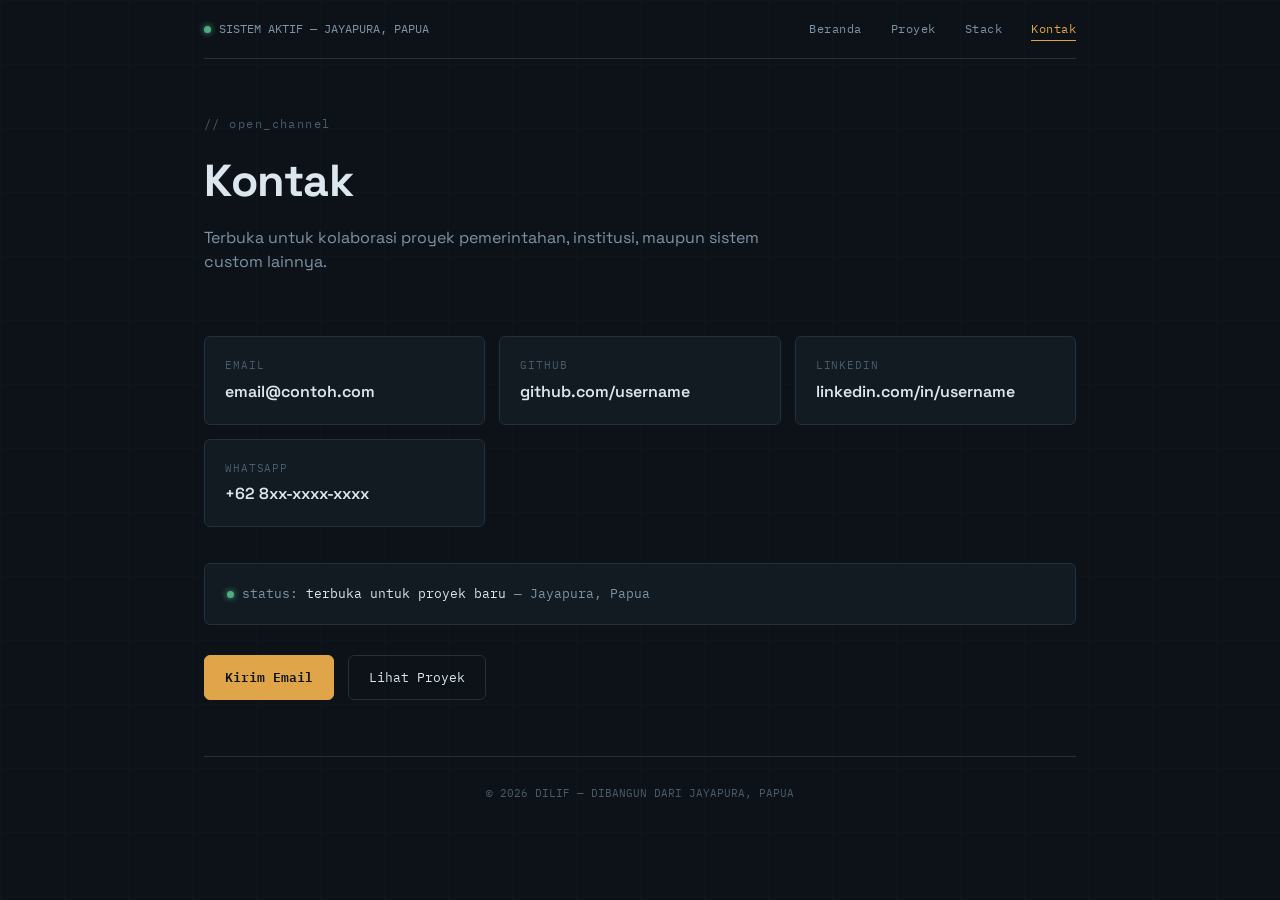
<file: kontak.html>
<!doctype html>
<html lang="id">
  <head>
    <meta charset="UTF-8" />
    <meta name="viewport" content="width=device-width, initial-scale=1.0" />
    <title>Kontak — Dilif</title>
    <link rel="stylesheet" href="style.css" />
  </head>
  <body>
    <div class="wrap">
      <div class="topbar">
        <div><span class="dot"></span>SISTEM AKTIF — JAYAPURA, PAPUA</div>
        <nav>
          <a href="index.html">Beranda</a>
          <a href="proyek.html">Proyek</a>
          <a href="stack.html">Stack</a>
          <a href="kontak.html" class="active">Kontak</a>
        </nav>
      </div>

      <div class="page-head">
        <div class="eyebrow">// open_channel</div>
        <h1>Kontak</h1>
        <p class="lead">
          Terbuka untuk kolaborasi proyek pemerintahan, institusi, maupun sistem
          custom lainnya.
        </p>
      </div>

      <section style="border-top: none; padding-top: 24px" class="contact">
        <div class="channel-grid">
          <a href="mailto:email@contoh.com" class="channel">
            <div class="kind">EMAIL</div>
            <div class="value">email@contoh.com</div>
          </a>
          <a href="#" class="channel">
            <div class="kind">GITHUB</div>
            <div class="value">github.com/username</div>
          </a>
          <a href="#" class="channel">
            <div class="kind">LINKEDIN</div>
            <div class="value">linkedin.com/in/username</div>
          </a>
          <a href="#" class="channel">
            <div class="kind">WHATSAPP</div>
            <div class="value">+62 8xx-xxxx-xxxx</div>
          </a>
        </div>

        <div class="avail">
          <span class="dot"></span>status:
          <span style="color: var(--text)">terbuka untuk proyek baru</span> —
          Jayapura, Papua
        </div>

        <div class="contact-links" style="margin-top: 30px">
          <a href="mailto:email@contoh.com" class="btn primary">Kirim Email</a>
          <a href="proyek.html" class="btn">Lihat Proyek</a>
        </div>
      </section>

      <footer>© 2026 DILIF — DIBANGUN DARI JAYAPURA, PAPUA</footer>
    </div>
  </body>
</html>
</file>
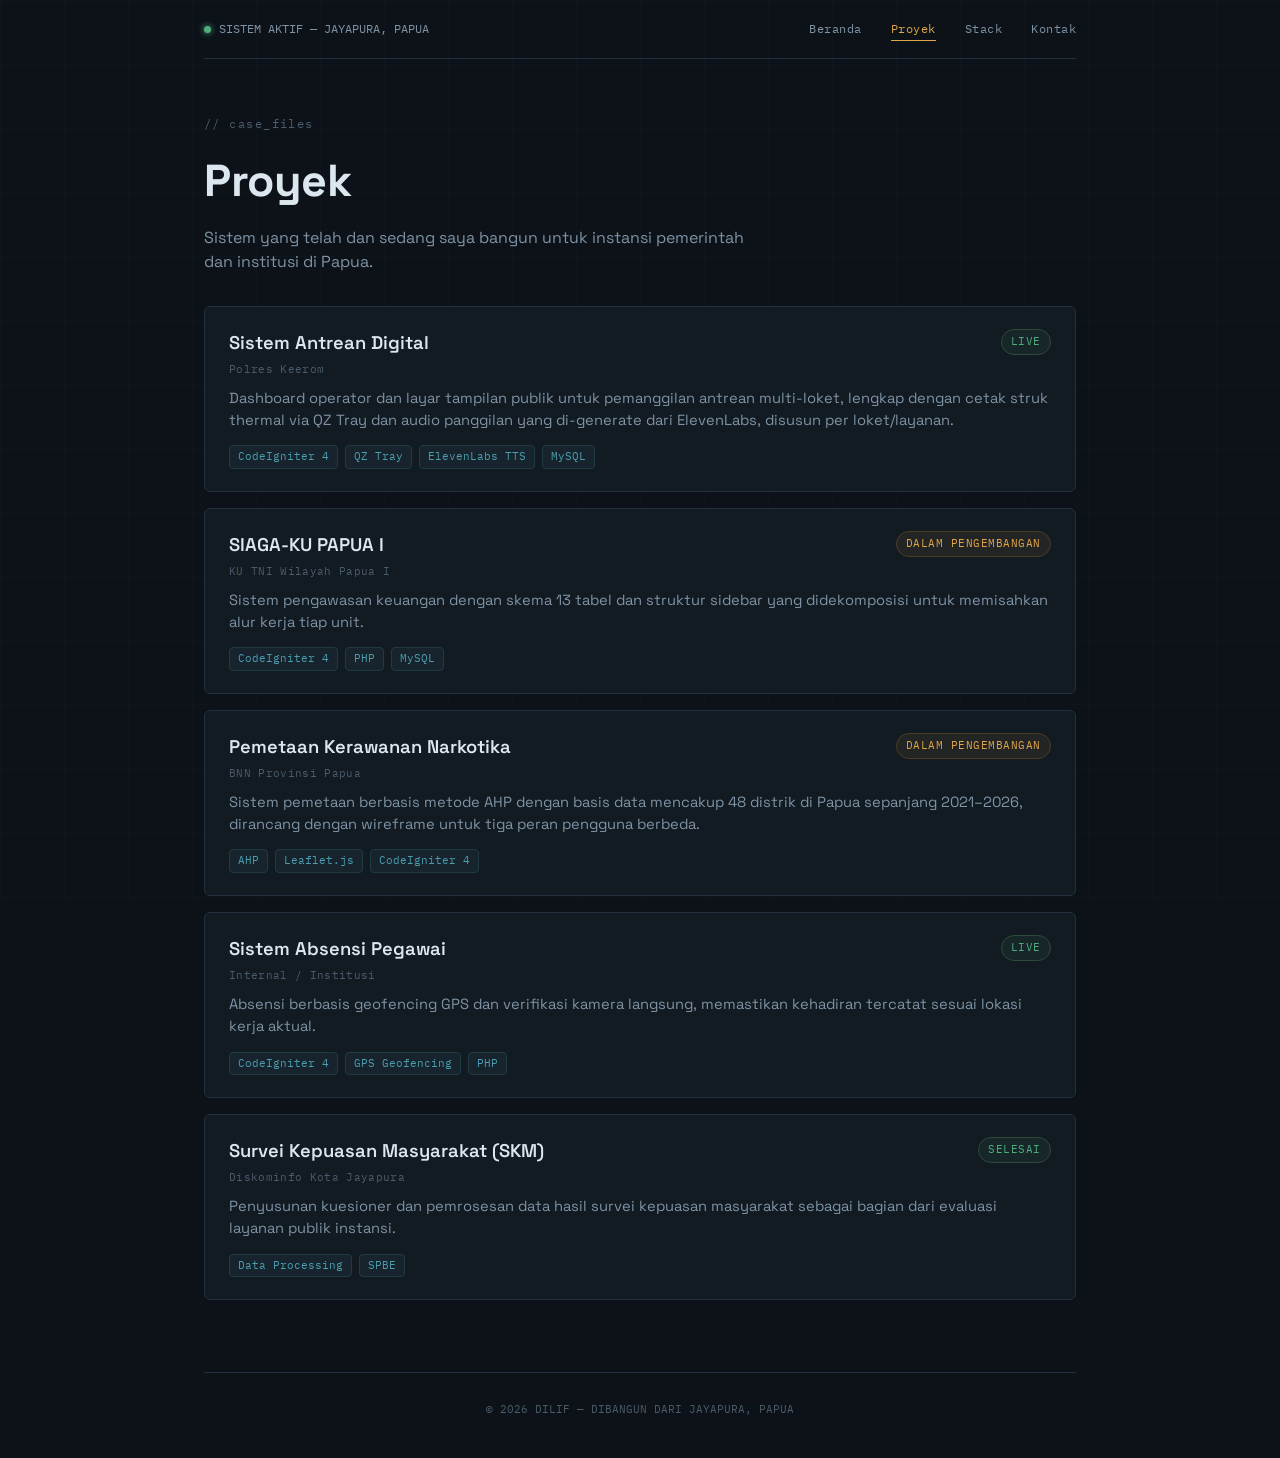
<file: proyek.html>
<!doctype html>
<html lang="id">
  <head>
    <meta charset="UTF-8" />
    <meta name="viewport" content="width=device-width, initial-scale=1.0" />
    <title>Proyek — Dilif</title>
    <link rel="stylesheet" href="style.css" />
  </head>
  <body>
    <div class="wrap">
      <div class="topbar">
        <div><span class="dot"></span>SISTEM AKTIF — JAYAPURA, PAPUA</div>
        <nav>
          <a href="index.html">Beranda</a>
          <a href="proyek.html" class="active">Proyek</a>
          <a href="stack.html">Stack</a>
          <a href="kontak.html">Kontak</a>
        </nav>
      </div>

      <div class="page-head">
        <div class="eyebrow">// case_files</div>
        <h1>Proyek</h1>
        <p class="lead">
          Sistem yang telah dan sedang saya bangun untuk instansi pemerintah dan
          institusi di Papua.
        </p>
      </div>

      <section style="border-top: none; padding-top: 24px">
        <div class="project">
          <div class="project-head">
            <div>
              <h3>Sistem Antrean Digital</h3>
              <div class="project-client">Polres Keerom</div>
            </div>
            <span class="badge live">LIVE</span>
          </div>
          <p class="desc">
            Dashboard operator dan layar tampilan publik untuk pemanggilan
            antrean multi-loket, lengkap dengan cetak struk thermal via QZ Tray
            dan audio panggilan yang di-generate dari ElevenLabs, disusun per
            loket/layanan.
          </p>
          <div class="tags">
            <span class="tag">CodeIgniter 4</span>
            <span class="tag">QZ Tray</span>
            <span class="tag">ElevenLabs TTS</span>
            <span class="tag">MySQL</span>
          </div>
        </div>

        <div class="project">
          <div class="project-head">
            <div>
              <h3>SIAGA-KU PAPUA I</h3>
              <div class="project-client">KU TNI Wilayah Papua I</div>
            </div>
            <span class="badge dev">DALAM PENGEMBANGAN</span>
          </div>
          <p class="desc">
            Sistem pengawasan keuangan dengan skema 13 tabel dan struktur
            sidebar yang didekomposisi untuk memisahkan alur kerja tiap unit.
          </p>
          <div class="tags">
            <span class="tag">CodeIgniter 4</span>
            <span class="tag">PHP</span>
            <span class="tag">MySQL</span>
          </div>
        </div>

        <div class="project">
          <div class="project-head">
            <div>
              <h3>Pemetaan Kerawanan Narkotika</h3>
              <div class="project-client">BNN Provinsi Papua</div>
            </div>
            <span class="badge dev">DALAM PENGEMBANGAN</span>
          </div>
          <p class="desc">
            Sistem pemetaan berbasis metode AHP dengan basis data mencakup 48
            distrik di Papua sepanjang 2021–2026, dirancang dengan wireframe
            untuk tiga peran pengguna berbeda.
          </p>
          <div class="tags">
            <span class="tag">AHP</span>
            <span class="tag">Leaflet.js</span>
            <span class="tag">CodeIgniter 4</span>
          </div>
        </div>

        <div class="project">
          <div class="project-head">
            <div>
              <h3>Sistem Absensi Pegawai</h3>
              <div class="project-client">Internal / Institusi</div>
            </div>
            <span class="badge live">LIVE</span>
          </div>
          <p class="desc">
            Absensi berbasis geofencing GPS dan verifikasi kamera langsung,
            memastikan kehadiran tercatat sesuai lokasi kerja aktual.
          </p>
          <div class="tags">
            <span class="tag">CodeIgniter 4</span>
            <span class="tag">GPS Geofencing</span>
            <span class="tag">PHP</span>
          </div>
        </div>

        <div class="project">
          <div class="project-head">
            <div>
              <h3>Survei Kepuasan Masyarakat (SKM)</h3>
              <div class="project-client">Diskominfo Kota Jayapura</div>
            </div>
            <span class="badge live">SELESAI</span>
          </div>
          <p class="desc">
            Penyusunan kuesioner dan pemrosesan data hasil survei kepuasan
            masyarakat sebagai bagian dari evaluasi layanan publik instansi.
          </p>
          <div class="tags">
            <span class="tag">Data Processing</span>
            <span class="tag">SPBE</span>
          </div>
        </div>
      </section>

      <footer>© 2026 DILIF — DIBANGUN DARI JAYAPURA, PAPUA</footer>
    </div>
  </body>
</html>
</file>
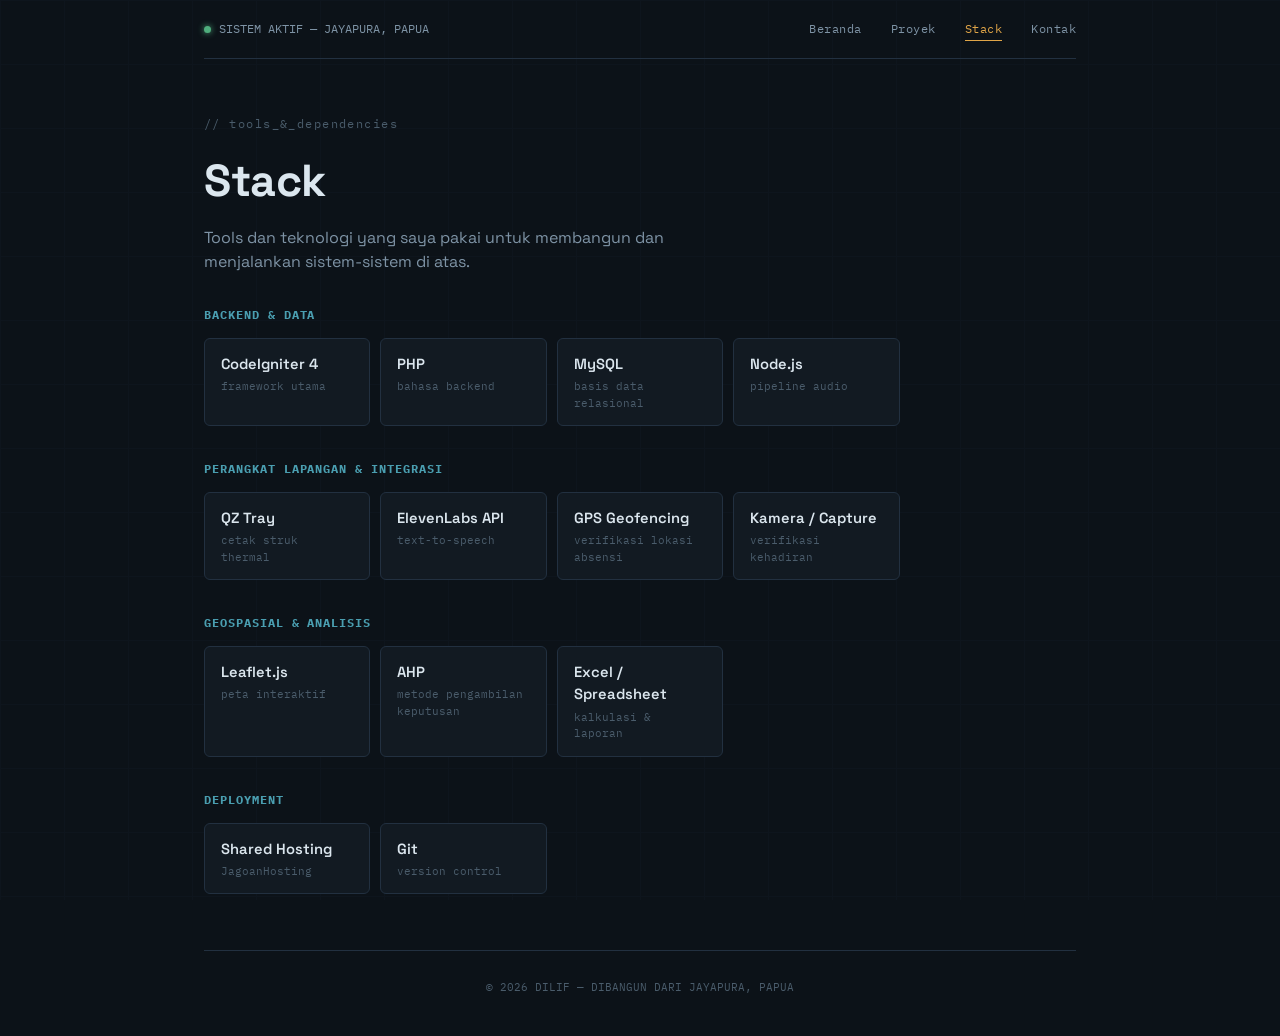
<file: stack.html>
<!doctype html>
<html lang="id">
  <head>
    <meta charset="UTF-8" />
    <meta name="viewport" content="width=device-width, initial-scale=1.0" />
    <title>Stack — Dilif</title>
    <link rel="stylesheet" href="style.css" />
  </head>
  <body>
    <div class="wrap">
      <div class="topbar">
        <div><span class="dot"></span>SISTEM AKTIF — JAYAPURA, PAPUA</div>
        <nav>
          <a href="index.html">Beranda</a>
          <a href="proyek.html">Proyek</a>
          <a href="stack.html" class="active">Stack</a>
          <a href="kontak.html">Kontak</a>
        </nav>
      </div>

      <div class="page-head">
        <div class="eyebrow">// tools_&amp;_dependencies</div>
        <h1>Stack</h1>
        <p class="lead">
          Tools dan teknologi yang saya pakai untuk membangun dan menjalankan
          sistem-sistem di atas.
        </p>
      </div>

      <section style="border-top: none; padding-top: 24px">
        <div class="stack-category">
          <h3>Backend &amp; Data</h3>
          <div class="stack-grid">
            <div class="stack-item">
              <div class="name">CodeIgniter 4</div>
              <div class="use">framework utama</div>
            </div>
            <div class="stack-item">
              <div class="name">PHP</div>
              <div class="use">bahasa backend</div>
            </div>
            <div class="stack-item">
              <div class="name">MySQL</div>
              <div class="use">basis data relasional</div>
            </div>
            <div class="stack-item">
              <div class="name">Node.js</div>
              <div class="use">pipeline audio</div>
            </div>
          </div>
        </div>

        <div class="stack-category">
          <h3>Perangkat Lapangan &amp; Integrasi</h3>
          <div class="stack-grid">
            <div class="stack-item">
              <div class="name">QZ Tray</div>
              <div class="use">cetak struk thermal</div>
            </div>
            <div class="stack-item">
              <div class="name">ElevenLabs API</div>
              <div class="use">text-to-speech</div>
            </div>
            <div class="stack-item">
              <div class="name">GPS Geofencing</div>
              <div class="use">verifikasi lokasi absensi</div>
            </div>
            <div class="stack-item">
              <div class="name">Kamera / Capture</div>
              <div class="use">verifikasi kehadiran</div>
            </div>
          </div>
        </div>

        <div class="stack-category">
          <h3>Geospasial &amp; Analisis</h3>
          <div class="stack-grid">
            <div class="stack-item">
              <div class="name">Leaflet.js</div>
              <div class="use">peta interaktif</div>
            </div>
            <div class="stack-item">
              <div class="name">AHP</div>
              <div class="use">metode pengambilan keputusan</div>
            </div>
            <div class="stack-item">
              <div class="name">Excel / Spreadsheet</div>
              <div class="use">kalkulasi &amp; laporan</div>
            </div>
          </div>
        </div>

        <div class="stack-category">
          <h3>Deployment</h3>
          <div class="stack-grid">
            <div class="stack-item">
              <div class="name">Shared Hosting</div>
              <div class="use">JagoanHosting</div>
            </div>
            <div class="stack-item">
              <div class="name">Git</div>
              <div class="use">version control</div>
            </div>
          </div>
        </div>
      </section>

      <footer>© 2026 DILIF — DIBANGUN DARI JAYAPURA, PAPUA</footer>
    </div>
  </body>
</html>
</file>
<file: style.css>
@import url('https://fonts.googleapis.com/css2?family=Space+Grotesk:wght@400;500;600;700&family=IBM+Plex+Mono:wght@400;500;600&display=swap');

:root{
  --bg: #0c1218;
  --bg-panel: #121a22;
  --bg-panel-2: #161f28;
  --line: #223040;
  --text: #dbe6ee;
  --text-dim: #7e93a5;
  --text-faint: #4a5c6b;
  --amber: #e0a548;
  --green: #4fae7d;
  --red: #d1685c;
  --cyan: #4a9eb0;
  --font-display: 'Space Grotesk', sans-serif;
  --font-mono: 'IBM Plex Mono', monospace;
  --ease: cubic-bezier(.16, 1, .3, 1);

  /* warna delapan disiplin — ubah di sini saja */
  --rc-analis:   #45c2d6;
  --rc-uiux:     #a98ede;
  --rc-frontend: #ec7fae;
  --rc-backend:  #e0a548;
  --rc-android:  #4fc98a;
  --rc-firebase: #f0795f;
  --rc-datasci:  #6f9bf2;
  --rc-dataeng:  #46cbb3;
}

*{margin:0;padding:0;box-sizing:border-box;}
html{scroll-behavior:smooth;}
body{
  background:var(--bg);
  color:var(--text);
  font-family:var(--font-display);
  line-height:1.5;
  overflow-x:clip; /* clip, bukan hidden — agar position:sticky tetap bekerja */
}
::selection{background:var(--amber);color:#0c1218;}
a{color:inherit;}

body::before{
  content:"";
  position:fixed;
  inset:0;
  background-image:
    linear-gradient(var(--line) 1px, transparent 1px),
    linear-gradient(90deg, var(--line) 1px, transparent 1px);
  background-size:64px 64px;
  opacity:0.12;
  pointer-events:none;
  z-index:0;
}

.wrap{max-width:920px;margin:0 auto;padding:0 24px;position:relative;z-index:1;}

/* ---------- top bar ---------- */
.topbar{
  display:flex;justify-content:space-between;align-items:center;
  padding:20px 0;
  font-family:var(--font-mono);
  font-size:12px;
  color:var(--text-dim);
  border-bottom:1px solid var(--line);
  flex-wrap:wrap;
  gap:10px;
}
.topbar .dot{
  display:inline-block;width:7px;height:7px;border-radius:50%;
  background:var(--green);margin-right:8px;
  box-shadow:0 0 6px var(--green);
  animation:pulse 2.2s ease-in-out infinite;
}
@keyframes pulse{
  0%,100%{opacity:1;}
  50%{opacity:0.4;}
}
.topbar nav a{
  margin-left:22px;text-decoration:none;color:var(--text-dim);
  letter-spacing:0.04em;
  padding-bottom:4px;
  border-bottom:1px solid transparent;
}
.topbar nav a:hover{color:var(--amber);}
.topbar nav a.active{color:var(--amber);border-bottom-color:var(--amber);}

/* ---------- hero ---------- */
.hero{padding:72px 0 56px;}
.hero .eyebrow{
  font-family:var(--font-mono);
  font-size:12px;
  color:var(--text-faint);
  letter-spacing:0.12em;
  margin-bottom:18px;
}
.hero h1{
  font-size:clamp(2.4rem, 6vw, 3.6rem);
  font-weight:700;
  line-height:1.05;
  letter-spacing:-0.01em;
}
.hero h1 span{color:var(--amber);}
.hero .role{
  margin-top:14px;
  font-size:1.05rem;
  color:var(--text-dim);
  max-width:560px;
}
.hero .role b{color:var(--text);font-weight:600;}

/* page header for sub pages */
.page-head{padding:56px 0 8px;}
.page-head .eyebrow{
  font-family:var(--font-mono);font-size:12px;color:var(--text-faint);
  letter-spacing:0.12em;margin-bottom:14px;
}
.page-head h1{
  font-size:clamp(2rem, 5vw, 2.8rem);
  font-weight:700;letter-spacing:-0.01em;
}
.page-head p.lead{
  margin-top:12px;color:var(--text-dim);max-width:560px;font-size:1rem;
}

/* boot console */
.console{
  margin-top:40px;
  background:var(--bg-panel);
  border:1px solid var(--line);
  border-radius:6px;
  font-family:var(--font-mono);
  font-size:13px;
  overflow:hidden;
}
.console-head{
  display:flex;align-items:center;gap:8px;
  padding:10px 14px;
  border-bottom:1px solid var(--line);
  color:var(--text-faint);
  font-size:11px;
  letter-spacing:0.05em;
}
.console-head .lights{display:flex;gap:6px;margin-right:6px;}
.console-head .lights span{width:8px;height:8px;border-radius:50%;background:var(--line);}
.console-body{
  padding:16px 18px 20px;
  min-height:150px;
}
.console-line{
  color:var(--text-dim);
  opacity:0;
  white-space:pre-wrap;
  animation:fadeIn 0.3s ease forwards;
}
.console-line .ok{color:var(--green);}
.console-line .prompt{color:var(--text-faint);}
@keyframes fadeIn{to{opacity:1;}}

/* ---------- section shell ---------- */
section{padding:56px 0;border-top:1px solid var(--line);}
.section-label{
  font-family:var(--font-mono);
  font-size:12px;
  color:var(--text-faint);
  letter-spacing:0.12em;
  margin-bottom:20px;
  display:flex;align-items:center;gap:10px;
}
.section-label::after{
  content:"";flex:1;height:1px;background:var(--line);
}

/* ---------- about ---------- */
.about p{
  max-width:640px;
  color:var(--text-dim);
  font-size:1rem;
  margin-bottom:14px;
}
.about strong{color:var(--text);font-weight:600;}

/* ---------- stats ---------- */
.stats{
  display:grid;
  grid-template-columns:repeat(4,1fr);
  border:1px solid var(--line);
  border-radius:6px;
  overflow:hidden;
  background:var(--bg-panel);
}
.stat{
  padding:22px 16px;
  border-right:1px solid var(--line);
  text-align:left;
}
.stat:last-child{border-right:none;}
.stat .num{
  font-family:var(--font-mono);
  font-size:1.7rem;
  font-weight:600;
  color:var(--amber);
}
.stat .label{
  font-size:12px;
  color:var(--text-dim);
  margin-top:4px;
}

/* ---------- projects ---------- */
.project{
  background:var(--bg-panel);
  border:1px solid var(--line);
  border-radius:6px;
  padding:22px 24px;
  margin-bottom:16px;
  transition:border-color 0.2s ease, transform 0.2s ease;
}
.project:hover{
  border-color:#33465a;
  transform:translateY(-2px);
}
.project-head{
  display:flex;justify-content:space-between;align-items:flex-start;
  gap:16px;margin-bottom:10px;flex-wrap:wrap;
}
.project-head h3{font-size:1.15rem;font-weight:600;}
.project-client{
  font-family:var(--font-mono);
  font-size:11px;
  color:var(--text-faint);
  margin-top:4px;
  letter-spacing:0.03em;
}
.badge{
  font-family:var(--font-mono);
  font-size:10.5px;
  padding:4px 9px;
  border-radius:100px;
  letter-spacing:0.05em;
  white-space:nowrap;
  border:1px solid;
}
.badge.live{color:var(--green);border-color:#2d4a3a;background:rgba(79,174,125,0.08);}
.badge.dev{color:var(--amber);border-color:#4a3d24;background:rgba(224,165,72,0.08);}
.project p.desc{color:var(--text-dim);font-size:0.92rem;margin-bottom:14px;}
.tags{display:flex;flex-wrap:wrap;gap:7px;}
.tag{
  font-family:var(--font-mono);
  font-size:10.5px;
  color:var(--cyan);
  background:rgba(74,158,176,0.08);
  border:1px solid #1f3a40;
  padding:3px 8px;
  border-radius:4px;
}

/* ---------- stack ---------- */
.stack-grid{
  display:grid;
  grid-template-columns:repeat(auto-fill, minmax(150px,1fr));
  gap:10px;
}
.stack-item{
  border:1px solid var(--line);
  border-radius:6px;
  padding:14px 16px;
  background:var(--bg-panel);
  transition:border-color 0.2s ease, transform 0.2s ease;
}
.stack-item:hover{border-color:#33465a;transform:translateY(-2px);}
.stack-item .name{font-weight:600;font-size:0.92rem;}
.stack-item .use{
  font-family:var(--font-mono);
  font-size:11px;
  color:var(--text-faint);
  margin-top:3px;
}

/* stack category groups */
.stack-category{margin-bottom:34px;}
.stack-category:last-child{margin-bottom:0;}
.stack-category h3{
  font-family:var(--font-mono);
  font-size:12px;
  color:var(--cyan);
  letter-spacing:0.08em;
  margin-bottom:14px;
  text-transform:uppercase;
}

/* ---------- contact ---------- */
.contact{text-align:left;}
.contact h2{
  font-size:clamp(1.6rem,4vw,2.2rem);
  font-weight:700;
  margin-bottom:14px;
}
.contact p{color:var(--text-dim);max-width:480px;margin-bottom:26px;}
.contact-links{display:flex;gap:14px;flex-wrap:wrap;}
.btn{
  font-family:var(--font-mono);
  font-size:13px;
  padding:12px 20px;
  border-radius:6px;
  text-decoration:none;
  border:1px solid var(--line);
  color:var(--text);
  transition:border-color 0.2s ease, color 0.2s ease;
  display:inline-block;
}
.btn.primary{
  background:var(--amber);
  color:#0c1218;
  border-color:var(--amber);
  font-weight:600;
}
.btn:hover{border-color:var(--amber);color:var(--amber);}
.btn.primary:hover{color:#0c1218;opacity:0.9;}

/* contact channel cards */
.channel-grid{
  display:grid;
  grid-template-columns:repeat(auto-fit, minmax(220px,1fr));
  gap:14px;
  margin-top:30px;
}
.channel{
  border:1px solid var(--line);
  border-radius:6px;
  padding:20px;
  background:var(--bg-panel);
  text-decoration:none;
  transition:border-color 0.2s ease, transform 0.2s ease;
}
.channel:hover{border-color:var(--amber);transform:translateY(-2px);}
.channel .kind{
  font-family:var(--font-mono);
  font-size:11px;
  color:var(--text-faint);
  letter-spacing:0.08em;
  margin-bottom:6px;
}
.channel .value{font-weight:600;color:var(--text);}

/* availability panel */
.avail{
  margin-top:36px;
  border:1px solid var(--line);
  border-radius:6px;
  padding:20px 22px;
  background:var(--bg-panel);
  font-family:var(--font-mono);
  font-size:13px;
  color:var(--text-dim);
}
.avail .dot{
  display:inline-block;width:7px;height:7px;border-radius:50%;
  background:var(--green);margin-right:8px;
  box-shadow:0 0 6px var(--green);
  animation:pulse 2.2s ease-in-out infinite;
}

footer{
  padding:28px 0 40px;
  font-family:var(--font-mono);
  font-size:11px;
  color:var(--text-faint);
  text-align:center;
  border-top:1px solid var(--line);
}

@media (max-width:640px){
  .stats{grid-template-columns:repeat(2,1fr);}
  .stat{border-bottom:1px solid var(--line);}
  .stat:nth-child(2n){border-right:none;}
  .topbar nav a{margin-left:14px;}
}

@media (prefers-reduced-motion: reduce){
  *{animation:none !important;transition:none !important;}
  .console-line{opacity:1;}
}
/* ==========================================================
   JUMBOTRON Y2K — kartu mutiara + hujan kode vertikal
   ========================================================== */

@property --y2k-angle {
  syntax: '<angle>';
  initial-value: 0deg;
  inherits: false;
}

.y2k{
  position:relative;
  margin:26px 0 6px;
  padding:0;
  border:none;
  border-top:none;
  border-radius:20px;
  overflow:hidden;
  background:#060a0f;
  isolation:isolate;
  min-height:clamp(430px, 66vh, 580px);
  display:flex;
  align-items:center;
  justify-content:center;
}

/* hujan kode vertikal */
.y2k-rain{
  position:absolute;
  inset:0;
  width:100%;
  height:100%;
  display:block;
  z-index:0;
  opacity:0.85;
}

/* garis scan + vignette khas CRT */
.y2k-veil{
  position:absolute;
  inset:0;
  z-index:1;
  pointer-events:none;
  background:
    repeating-linear-gradient(180deg,
      rgba(255,255,255,0.035) 0px,
      rgba(255,255,255,0.035) 1px,
      transparent 1px,
      transparent 3px),
    radial-gradient(120% 90% at 50% 45%, transparent 38%, rgba(4,7,11,0.82) 100%);
}

/* panggung: gerakan mengambang */
.y2k-stage{
  position:relative;
  z-index:2;
  width:100%;
  padding:56px 22px 62px;
  display:flex;
  justify-content:center;
  animation:y2kFloat 7s ease-in-out infinite;
}
@keyframes y2kFloat{
  0%,100%{ transform:translateY(-6px); }
  50%    { transform:translateY(6px); }
}

/* ---- kartu mutiara ---- */
.y2k-card{
  --mx:0.5;
  --my:0.35;
  --rx:0deg;
  --ry:0deg;
  --y2k-angle:0deg;
  position:relative;
  width:min(660px, 100%);
  padding:1.6px;                       /* tepi pelangi */
  border-radius:26px;
  background:conic-gradient(from var(--y2k-angle),
    #ffd9f0, #c8f3ff, #e2d6ff, #d8ffe8, #fff2c9, #ffc9e6, #ffd9f0);
  box-shadow:
    0 34px 70px -34px rgba(0,0,0,0.95),
    0 0 60px -22px rgba(168,224,255,0.45);
  transform:perspective(1000px) rotateX(var(--rx)) rotateY(var(--ry));
  transform-style:preserve-3d;
  transition:box-shadow .4s ease, transform .5s cubic-bezier(.2,.8,.2,1);
  animation:y2kBorder 16s linear infinite;
  will-change:transform;
}
@keyframes y2kBorder{ to{ --y2k-angle:360deg; } }

.y2k-card:hover,
.y2k-card:focus-within{
  transition:box-shadow .4s ease, transform .12s ease-out;
  box-shadow:
    0 40px 80px -34px rgba(0,0,0,0.95),
    0 0 110px -18px rgba(198,232,255,0.75);
}

.y2k-body{
  position:relative;
  border-radius:24.6px;
  overflow:hidden;
  padding:38px 34px 34px;
  background:
    radial-gradient(130% 130% at 50% -25%, rgba(255,255,255,0.16), transparent 56%),
    linear-gradient(163deg, #131c26 0%, #0b1218 46%, #111a24 100%);
}

/* kilau mutiara yang bergerak sendiri */
.y2k-sheen{
  position:absolute;
  inset:0;
  pointer-events:none;
  background:linear-gradient(112deg,
    transparent 12%,
    rgba(255,201,235,0.55) 24%,
    rgba(176,240,255,0.55) 36%,
    rgba(214,196,255,0.50) 48%,
    rgba(198,255,224,0.50) 60%,
    rgba(255,240,190,0.50) 72%,
    transparent 86%);
  background-size:250% 250%;
  mix-blend-mode:screen;
  opacity:0.30;
  filter:blur(10px) saturate(1.5);
  animation:y2kSheen 11s ease-in-out infinite;
}
@keyframes y2kSheen{
  0%,100%{ background-position:8% 20%; }
  50%    { background-position:92% 80%; }
}

/* pantulan yang mengikuti kursor */
.y2k-gloss{
  position:absolute;
  inset:0;
  pointer-events:none;
  opacity:0;
  transition:opacity .35s ease;
  mix-blend-mode:screen;
  background:
    radial-gradient(320px 250px at calc(var(--mx) * 100%) calc(var(--my) * 100%),
      rgba(255,255,255,0.50),
      rgba(255,205,238,0.30) 26%,
      rgba(160,238,255,0.24) 44%,
      rgba(206,188,255,0.18) 60%,
      transparent 76%),
    linear-gradient(118deg,
      transparent 18%,
      rgba(255,190,232,0.50) 30%,
      rgba(150,236,255,0.55) 42%,
      rgba(206,188,255,0.50) 54%,
      rgba(186,255,214,0.45) 66%,
      transparent 80%);
  background-size:auto, 240% 240%;
  background-position:0 0, calc(var(--mx) * 100%) calc(var(--my) * 100%);
  filter:saturate(1.6);
}
.y2k-card:hover .y2k-gloss,
.y2k-card:focus-within .y2k-gloss{ opacity:0.95; }

/* isi kartu, sedikit terangkat untuk kedalaman */
.y2k-inner{
  position:relative;
  z-index:3;
}

.y2k-eyebrow{
  font-family:var(--font-mono);
  font-size:11px;
  letter-spacing:0.22em;
  text-transform:uppercase;
  color:#9fd8e8;
  display:flex;
  align-items:center;
  gap:9px;
  margin-bottom:16px;
}
.y2k-eyebrow .orb{
  width:7px;height:7px;border-radius:50%;
  background:#a8f0ff;
  box-shadow:0 0 10px #a8f0ff;
  animation:pulse 2.2s ease-in-out infinite;
}

/* wordmark krom cair */
.y2k-chrome{
  font-family:var(--font-display);
  font-weight:700;
  font-size:clamp(3.2rem, 13vw, 6.2rem);
  line-height:0.9;
  letter-spacing:-0.045em;
  background:linear-gradient(178deg,
    #ffffff 0%, #d8ecfa 22%, #7e97ad 41%,
    #ffffff 50%, #f2f9ff 56%,
    #93aabd 72%, #566b80 100%);
  background-size:100% 320%;
  -webkit-background-clip:text;
  background-clip:text;
  color:transparent;
  -webkit-text-fill-color:transparent;
  filter:drop-shadow(0 2px 0 rgba(0,0,0,0.5)) drop-shadow(0 0 26px rgba(180,224,255,0.4));
  animation:y2kChrome 8s ease-in-out infinite;
}
@keyframes y2kChrome{
  0%,100%{ background-position:50% 12%; }
  50%    { background-position:50% 88%; }
}

.y2k-sub{
  margin-top:14px;
  max-width:44ch;
  font-size:1rem;
  color:#b7c8d6;
}
.y2k-sub b{ color:#eaf4fb; font-weight:600; }

.y2k-chips{
  display:flex;flex-wrap:wrap;gap:7px;
  margin-top:20px;
}
.y2k-chip{
  font-family:var(--font-mono);
  font-size:10.5px;
  letter-spacing:0.06em;
  padding:5px 11px;
  border-radius:100px;
  color:#d9ecf6;
  border:1px solid rgba(255,255,255,0.18);
  background:linear-gradient(180deg, rgba(255,255,255,0.16), rgba(255,255,255,0.03));
}

.y2k-cta{
  display:flex;flex-wrap:wrap;gap:12px;
  margin-top:26px;
}
.y2k-btn{
  position:relative;
  font-family:var(--font-mono);
  font-size:13px;
  letter-spacing:0.02em;
  text-decoration:none;
  padding:12px 22px;
  border-radius:100px;
  overflow:hidden;
  border:1px solid rgba(255,255,255,0.22);
  color:#eaf4fb;
  background:linear-gradient(180deg, rgba(255,255,255,0.18), rgba(255,255,255,0.02));
  transition:transform .18s ease, box-shadow .25s ease, border-color .25s ease;
}
.y2k-btn::after{                       /* gel highlight khas Y2K */
  content:"";
  position:absolute;left:4%;right:4%;top:3px;height:42%;
  border-radius:100px;
  background:linear-gradient(180deg, rgba(255,255,255,0.55), rgba(255,255,255,0));
  pointer-events:none;
}
.y2k-btn:hover{
  transform:translateY(-2px);
  border-color:rgba(190,240,255,0.6);
  box-shadow:0 0 26px -6px rgba(160,232,255,0.8);
}
.y2k-btn:focus-visible{
  outline:2px solid #a8f0ff;
  outline-offset:3px;
}
.y2k-btn.solid{
  color:#07131a;
  font-weight:600;
  border-color:rgba(255,255,255,0.5);
  background:linear-gradient(180deg, #ffffff 0%, #cfeeff 46%, #9fd8ee 52%, #e6f8ff 100%);
}

/* teks berjalan di kaki jumbotron */
.y2k-ticker{
  position:absolute;
  left:0;right:0;bottom:0;
  z-index:3;
  height:28px;
  display:flex;align-items:center;
  overflow:hidden;
  border-top:1px solid rgba(255,255,255,0.10);
  background:rgba(5,9,14,0.72);
}
.y2k-ticker-track{
  display:inline-flex;
  white-space:nowrap;
  font-family:var(--font-mono);
  font-size:10.5px;
  letter-spacing:0.16em;
  color:#7fb4c9;
  animation:y2kMarquee 30s linear infinite;
}
.y2k-ticker-track span{ padding-right:34px; }
@keyframes y2kMarquee{
  from{ transform:translateX(0); }
  to  { transform:translateX(-50%); }
}

@media (max-width:640px){
  .y2k{ min-height:0; border-radius:16px; }
  .y2k-stage{ padding:40px 14px 54px; }
  .y2k-body{ padding:28px 22px 26px; }
  .y2k-card{ transform:none; }
}

@media (prefers-reduced-motion: reduce){
  .y2k-stage{ transform:none; }
  .y2k-card{ transform:none; }
  .y2k-sheen{ opacity:0.22; }
}

/* ==========================================================
   LINIMASA — garis waktu proyek 2020–2026
   reveal saat scroll, tahun sticky, strip progres
   ========================================================== */

.tl{
  position:relative;
}

.tl-lead{
  color:var(--text-dim);
  max-width:560px;
  font-size:1rem;
  margin-bottom:22px;
}

/* ---- legenda disiplin ---- */
/* ---- chip peran (dipakai di legenda & kartu) ---- */
.role{
  display:inline-flex;
  align-items:center;
  gap:7px;
  font-family:var(--font-mono);
  font-size:10.5px;
  letter-spacing:0.04em;
  padding:4px 10px 4px 8px;
  border-radius:100px;
  border:1px solid var(--line);
  color:var(--text-dim);
  background:var(--bg-panel-2);
  white-space:nowrap;
}
.role::before{
  content:"";
  width:6px;height:6px;border-radius:50%;
  background:currentColor;
  flex:none;
}
.role{
  color:var(--c, var(--text-dim));
  border-color:color-mix(in srgb, var(--c, var(--line)) 34%, transparent);
  background:color-mix(in srgb, var(--c, var(--line)) 9%, var(--bg-panel-2));
}

/* satu sumber warna untuk chip maupun kartu disiplin */
.role.analis,   .disc-card[data-role="analis"]   { --c:var(--rc-analis); }
.role.uiux,     .disc-card[data-role="uiux"]     { --c:var(--rc-uiux); }
.role.frontend, .disc-card[data-role="frontend"] { --c:var(--rc-frontend); }
.role.backend,  .disc-card[data-role="backend"]  { --c:var(--rc-backend); }
.role.android,  .disc-card[data-role="android"]  { --c:var(--rc-android); }
.role.firebase, .disc-card[data-role="firebase"] { --c:var(--rc-firebase); }
.role.datasci,  .disc-card[data-role="datasci"]  { --c:var(--rc-datasci); }
.role.dataeng,  .disc-card[data-role="dataeng"]  { --c:var(--rc-dataeng); }

/* ---- strip tahun yang menempel di atas layar ---- */
.tl-strip{
  position:sticky;
  top:0;
  z-index:20;
  display:flex;
  align-items:center;
  gap:2px;
  margin:0 -24px 8px;
  padding:0 24px;
  height:46px;
  overflow-x:auto;
  scrollbar-width:none;
  background:rgba(12,18,24,0.78);
  backdrop-filter:blur(14px) saturate(1.5);
  -webkit-backdrop-filter:blur(14px) saturate(1.5);
  border-top:1px solid var(--line);
  border-bottom:1px solid var(--line);
}
.tl-strip::-webkit-scrollbar{ display:none; }

.tl-strip a{
  font-family:var(--font-mono);
  font-size:11.5px;
  letter-spacing:0.06em;
  text-decoration:none;
  color:var(--text-faint);
  padding:7px 11px;
  border-radius:5px;
  white-space:nowrap;
  transition:color .35s ease, background-color .35s ease;
}
.tl-strip a:hover{ color:var(--text-dim); background:var(--bg-panel-2); }
.tl-strip a.active{ color:var(--amber); background:rgba(224,165,72,0.10); }
.tl-strip a:focus-visible{ outline:2px solid var(--amber); outline-offset:2px; }

/* garis progres tipis di kaki strip */
.tl-strip-fill{
  position:absolute;
  left:0; bottom:-1px;
  height:2px;
  width:calc(var(--p, 0) * 100%);
  background:linear-gradient(90deg, var(--cyan), var(--amber));
  box-shadow:0 0 12px -2px var(--amber);
}

/* ---- blok per tahun ---- */
.tl-year{
  display:grid;
  grid-template-columns:180px 1fr;
  gap:0 28px;
  padding:44px 0 8px;
  scroll-margin-top:64px;
}

.tl-year-sticky{
  position:sticky;
  top:80px;
  padding-bottom:40px;
}
.tl-num{
  font-family:var(--font-mono);
  font-size:clamp(2.3rem, 5.4vw, 3.5rem);
  font-weight:600;
  line-height:1;
  letter-spacing:-0.045em;
  color:var(--text-faint);
  transition:color .7s var(--ease);
}
.tl-year.active .tl-num{ color:var(--text); }

.tl-year-tag{
  font-family:var(--font-mono);
  font-size:11px;
  letter-spacing:0.1em;
  text-transform:uppercase;
  color:var(--text-faint);
  margin-top:10px;
  transition:color .7s var(--ease);
}
.tl-year.active .tl-year-tag{ color:var(--amber); }

.tl-year-count{
  font-size:12px;
  color:var(--text-faint);
  margin-top:6px;
}

/* ---- kolom proyek + rel titik ---- */
.tl-items{
  position:relative;
  padding-left:32px;
}
.tl-items::before{           /* garis vertikal */
  content:"";
  position:absolute;
  left:4px; top:6px; bottom:-44px;
  width:1px;
  background:linear-gradient(180deg, var(--line), rgba(34,48,64,0.25));
}
.tl-year:last-child .tl-items::before{ bottom:20px; }

.tl-item{
  position:relative;
  background:var(--bg-panel);
  border:1px solid var(--line);
  border-radius:8px;
  padding:22px 24px;
  margin-bottom:14px;
  transition:border-color .3s ease, transform .3s ease, box-shadow .3s ease;
}
.tl-item::before{            /* titik penanda */
  content:"";
  position:absolute;
  left:-32px; top:27px;
  width:9px; height:9px;
  border-radius:50%;
  background:var(--line);
  box-shadow:0 0 0 4px var(--bg);
  transition:background-color .6s var(--ease), box-shadow .6s var(--ease);
}
.tl-item.in::before{
  background:var(--accent, var(--amber));
  box-shadow:0 0 0 4px var(--bg), 0 0 14px -1px var(--accent, var(--amber));
}
.tl-item:hover{
  border-color:#33465a;
  transform:translateX(3px);
}

.tl-item-head{
  display:flex;
  justify-content:space-between;
  align-items:flex-start;
  gap:14px;
  flex-wrap:wrap;
  margin-bottom:4px;
}
.tl-item h3{
  font-size:1.12rem;
  font-weight:600;
  letter-spacing:-0.005em;
}
.tl-item .client{
  font-family:var(--font-mono);
  font-size:11px;
  letter-spacing:0.04em;
  color:var(--text-faint);
  margin-bottom:12px;
}
.tl-item .desc{
  color:var(--text-dim);
  font-size:0.93rem;
  margin-bottom:14px;
}
.tl-roles{
  display:flex;
  flex-wrap:wrap;
  gap:6px;
  margin-bottom:12px;
}

/* ---- mesin reveal (hanya aktif bila JS jalan) ---- */
.is-ready .reveal{
  opacity:0;
  transform:translateY(26px);
  filter:blur(5px);
}
.is-ready .reveal.in{
  opacity:1;
  transform:none;
  filter:none;
}
.reveal{
  transition:
    opacity .95s var(--ease),
    transform .95s var(--ease),
    filter .95s var(--ease);
  transition-delay:calc(var(--i, 0) * 85ms);
  will-change:opacity, transform;
}
.is-ready .tl-year-sticky.reveal{
  transform:translateY(18px) scale(0.96);
  transform-origin:left center;
}
.is-ready .tl-year-sticky.reveal.in{ transform:none; }

@media (max-width:760px){
  .tl-year{
    grid-template-columns:1fr;
    gap:0;
    padding:32px 0 4px;
  }
  .tl-year-sticky{
    position:sticky;
    top:46px;
    padding:10px 0 14px;
    background:linear-gradient(180deg, var(--bg) 62%, transparent);
    display:flex;
    align-items:baseline;
    gap:12px;
    flex-wrap:wrap;
  }
  .tl-num{ font-size:2rem; }
  .tl-year-tag{ margin-top:0; }
  .tl-year-count{ margin-top:0; }
  .tl-items{ padding-left:26px; }
  .tl-item::before{ left:-26px; }
  .tl-items::before{ left:0; }
}

@media (prefers-reduced-motion: reduce){
  .is-ready .reveal,
  .is-ready .reveal.in{
    opacity:1;
    transform:none;
    filter:none;
  }
}

/* ==========================================================
   DISIPLIN — delapan peran, dapat diklik untuk menyaring
   ========================================================== */

.disc-lead{
  color:var(--text-dim);
  max-width:560px;
  font-size:1rem;
  margin-bottom:26px;
}
.disc-lead kbd{
  font-family:var(--font-mono);
  font-size:11px;
  padding:2px 7px;
  border-radius:4px;
  border:1px solid var(--line);
  background:var(--bg-panel-2);
  color:var(--text-dim);
}

.disc-grid{
  display:grid;
  grid-template-columns:repeat(auto-fill, minmax(206px, 1fr));
  gap:10px;
}

.disc-card{
  position:relative;
  display:block;
  width:100%;
  text-align:left;
  font-family:inherit;
  color:var(--text);
  cursor:pointer;
  padding:18px 18px 15px;
  border-radius:10px;
  border:1px solid var(--line);
  background:var(--bg-panel);
  overflow:hidden;
  transition:
    border-color .3s ease,
    transform .35s var(--ease),
    box-shadow .35s ease,
    background-color .3s ease;
}
.disc-card::before{                    /* semburat warna dari sisi atas */
  content:"";
  position:absolute;
  inset:0;
  background:radial-gradient(125% 85% at 50% -32%, var(--c), transparent 64%);
  opacity:0.10;
  transition:opacity .45s ease;
  pointer-events:none;
}
.disc-card:hover{
  transform:translateY(-3px);
  border-color:color-mix(in srgb, var(--c) 55%, transparent);
  box-shadow:0 16px 32px -22px #000, 0 0 34px -20px var(--c);
}
.disc-card:hover::before{ opacity:0.24; }
.disc-card:focus-visible{
  outline:2px solid var(--c);
  outline-offset:3px;
}

.disc-name{
  position:relative;
  display:flex;
  align-items:center;
  gap:9px;
  font-size:0.97rem;
  font-weight:600;
  letter-spacing:-0.005em;
}
.disc-name::before{
  content:"";
  width:8px;height:8px;
  border-radius:50%;
  background:var(--c);
  box-shadow:0 0 10px var(--c);
  flex:none;
}

.disc-stack{
  position:relative;
  display:block;
  margin-top:7px;
  font-family:var(--font-mono);
  font-size:10.5px;
  line-height:1.6;
  letter-spacing:0.02em;
  color:var(--text-faint);
}

/* rentang tahun: satu segmen per tahun 2020–2026 */
.disc-track{
  position:relative;
  display:flex;
  gap:3px;
  margin-top:15px;
}
.disc-track i{
  flex:1;
  height:4px;
  border-radius:2px;
  background:var(--line);
  transform-origin:center;
  transition:background-color .6s var(--ease), box-shadow .6s var(--ease);
}
.disc-track i.on{
  background:var(--c);
  box-shadow:0 0 9px -1px var(--c);
}
.disc-card:hover .disc-track i.on{
  animation:discPulse .85s var(--ease) both;
  animation-delay:calc(var(--s, 0) * 65ms);
}
@keyframes discPulse{
  0%  { transform:scaleY(1); }
  42% { transform:scaleY(2.6); }
  100%{ transform:scaleY(1); }
}

.disc-scale{
  position:relative;
  display:flex;
  justify-content:space-between;
  margin-top:6px;
  font-family:var(--font-mono);
  font-size:9.5px;
  letter-spacing:0.06em;
  color:var(--text-faint);
  opacity:0.65;
}

.disc-meta{
  position:relative;
  display:block;
  margin-top:11px;
  padding-top:11px;
  border-top:1px solid var(--line);
  font-family:var(--font-mono);
  font-size:10.5px;
  color:var(--text-faint);
  letter-spacing:0.03em;
}
.disc-meta b{
  color:var(--c);
  font-weight:600;
}

/* kartu terpilih */
.disc-card[aria-pressed="true"]{
  border-color:var(--c);
  background:color-mix(in srgb, var(--c) 11%, var(--bg-panel));
}
.disc-card[aria-pressed="true"]::before{ opacity:0.28; }
.disc-card[aria-pressed="true"] .disc-name{ color:var(--c); }

/* kartu lain meredup saat ada penyaringan */
.disc-grid.filtering .disc-card[aria-pressed="false"]{
  opacity:0.4;
}

.disc-clear{
  margin-top:16px;
  font-family:var(--font-mono);
  font-size:12px;
  color:var(--text-dim);
  background:var(--bg-panel-2);
  border:1px solid var(--line);
  border-radius:100px;
  padding:9px 18px;
  cursor:pointer;
  transition:border-color .25s ease, color .25s ease;
}
.disc-clear:hover{ border-color:var(--amber); color:var(--amber); }
.disc-clear:focus-visible{ outline:2px solid var(--amber); outline-offset:3px; }
.disc-clear[hidden]{ display:none; }

/* ---- efek penyaringan pada linimasa ---- */
.tl.filtering .tl-item{
  transition:
    opacity .55s var(--ease),
    filter .55s var(--ease),
    transform .55s var(--ease),
    border-color .3s ease;
}
.tl.filtering .tl-item.dim{
  opacity:0.15;
  filter:grayscale(0.85);
  transform:scale(0.99);
  pointer-events:none;
}
.tl.filtering .tl-item.dim::before{
  background:var(--line);
  box-shadow:0 0 0 4px var(--bg);
}
.tl.filtering .tl-year.empty .tl-num,
.tl.filtering .tl-year.empty .tl-year-tag,
.tl.filtering .tl-year.empty .tl-year-count{
  opacity:0.28;
}

@media (max-width:640px){
  .disc-grid{ grid-template-columns:repeat(auto-fill, minmax(150px, 1fr)); gap:8px; }
  .disc-card{ padding:15px 14px 13px; }
  .disc-stack{ font-size:10px; }
}
</file>
